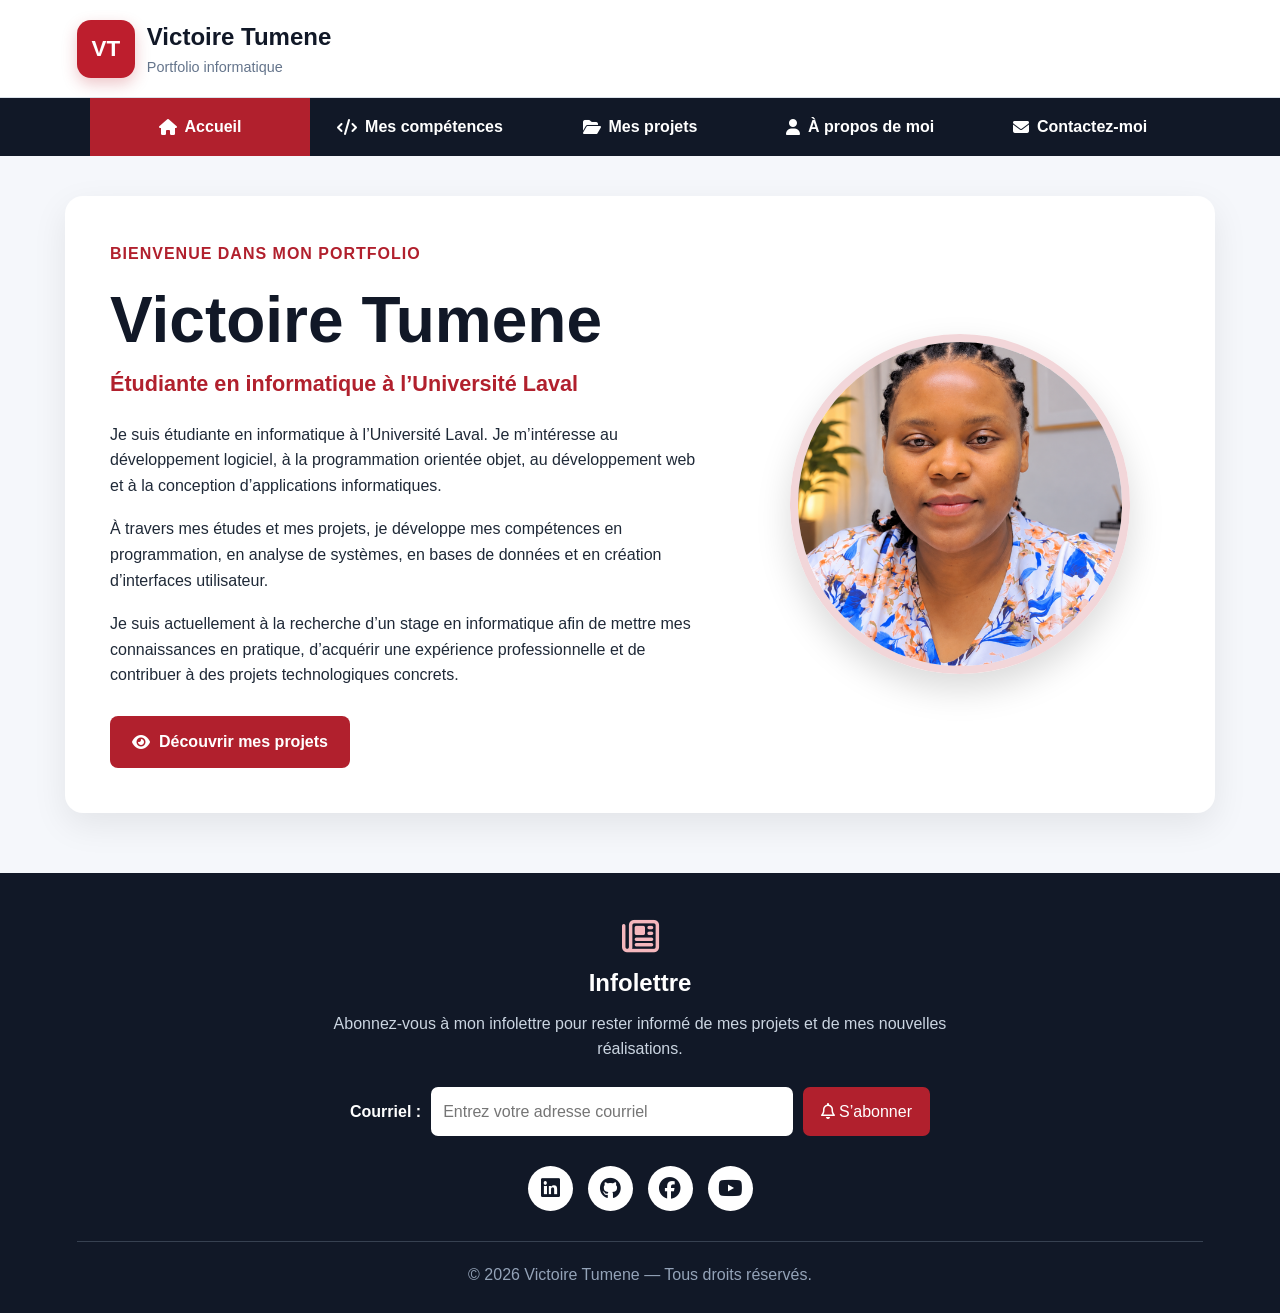
<file: index.html>
<!DOCTYPE html>
<html lang="fr">

<!DOCTYPE html>
<html lang="fr">

<head>
    <meta charset="UTF-8">

    <meta name="viewport" content="width=device-width, initial-scale=1.0">

    <meta name="author" content="Victoire Tumene">

    <meta name="description"
        content="Portfolio personnel de Victoire Tumene, étudiante en informatique à l'Université Laval.">

    <link rel="stylesheet" href="./CSS/indexStyle.css">

    <link rel="stylesheet" href="https://cdnjs.cloudflare.com/ajax/libs/font-awesome/6.5.1/css/all.min.css">

    <meta name="viewport" content="width=device-width, initial-scale=1.0">

    <title>Accueil | Portfolio de Victoire Tumene</title>
</head>

<body>

    <!-- En-tête -->
    <header>
        <div class="logo">
            <a href="index.html">
                <div class="logoSymbole">VT</div>

                <div class="logoTexte">
                    <h1>Victoire Tumene</h1>
                    <p>Portfolio informatique</p>
                </div>
            </a>
        </div>
    </header>

    <!-- Menu de navigation -->
    <nav class="menuNavigation">
        <ul>

            <li>
                <div class="onglets">
                    <a href="index.html" class="active">
                        <i class="fa-solid fa-house"></i>
                        <span>Accueil</span>
                    </a>
                </div>
            </li>

            <li>
                <div class="onglets">
                    <a href="competences.html">
                        <i class="fa-solid fa-code"></i>
                        <span>Mes compétences</span>
                    </a>
                </div>
            </li>

            <li>
                <div class="onglets">
                    <a href="projets.html">
                        <i class="fa-solid fa-folder-open"></i>
                        <span>Mes projets</span>
                    </a>
                </div>
            </li>

            <li>
                <div class="onglets">
                    <a href="about.html">
                        <i class="fa-solid fa-user"></i>
                        <span>À propos de moi</span>
                    </a>
                </div>
            </li>

            <li>
                <div class="onglets">
                    <a href="contact.html">
                        <i class="fa-solid fa-envelope"></i>
                        <span>Contactez-moi</span>
                    </a>
                </div>
            </li>

        </ul>
    </nav>

    <!-- Contenu principal -->
    <main>

        <!-- Présentation -->
        <section class="carteDePresentation">

            <div class="texteDePresentation">

                <p class="petitTitre">
                    Bienvenue dans mon portfolio
                </p>

                <h2>Victoire Tumene</h2>

                <h3>
                    Étudiante en informatique à l’Université Laval
                </h3>

                <p>
                    Je suis étudiante en informatique à l’Université Laval.
                    Je m’intéresse au développement logiciel, à la programmation
                    orientée objet, au développement web et à la conception
                    d’applications informatiques.
                </p>

                <p>
                    À travers mes études et mes projets, je développe mes
                    compétences en programmation, en analyse de systèmes,
                    en bases de données et en création d’interfaces utilisateur.
                </p>

                <p>
                    Je suis actuellement à la recherche d’un stage en informatique
                    afin de mettre mes connaissances en pratique, d’acquérir une
                    expérience professionnelle et de contribuer à des projets
                    technologiques concrets.
                </p>

                <a href="projets.html" class="boutonPrincipal">
                    <i class="fa-solid fa-eye"></i>
                    Découvrir mes projets
                </a>

            </div>

            <div class="imageDePresentation">
                <img src="Images/profile.png" alt="Photo de Victoire Tumene" title="Victoire Tumene">
            </div>

        </section>



    </main>

    <!-- Pied de page -->
    <footer>

        <div class="newsLetter">

            <i class="fa-regular fa-newspaper"></i>

            <h2>Infolettre</h2>

            <p>
                Abonnez-vous à mon infolettre pour rester informé
                de mes projets et de mes nouvelles réalisations.
            </p>

        </div>

        <div class="formulaire">

            <form action="#" method="post">

                <label for="idCourriel">
                    Courriel :
                </label>

                <input type="email" id="idCourriel" name="courriel" placeholder="Entrez votre adresse courriel"
                    required>

                <button type="submit">
                    <i class="fa-regular fa-bell"></i>
                    <span>S’abonner</span>
                </button>

            </form>

        </div>

        <div class="reseauxSociaux">

            <a href="https://www.linkedin.com/in/victoire-tumene-tsakou-9b5057321" target="_blank"
                rel="noopener noreferrer" aria-label="LinkedIn de Victoire Tumene">
                <i class="fa-brands fa-linkedin"></i>
            </a>

            <a href="https://github.com/" target="_blank" rel="noopener noreferrer" aria-label="GitHub">
                <i class="fa-brands fa-github"></i>
            </a>

            <a href="https://www.facebook.com/" target="_blank" rel="noopener noreferrer" aria-label="Facebook">
                <i class="fa-brands fa-facebook"></i>
            </a>

            <a href="https://www.youtube.com/" target="_blank" rel="noopener noreferrer" aria-label="YouTube">
                <i class="fa-brands fa-youtube"></i>
            </a>

        </div>

        <p class="copyright">
            &copy; 2026 Victoire Tumene — Tous droits réservés.
        </p>

    </footer>

</body>

</html>
</file>
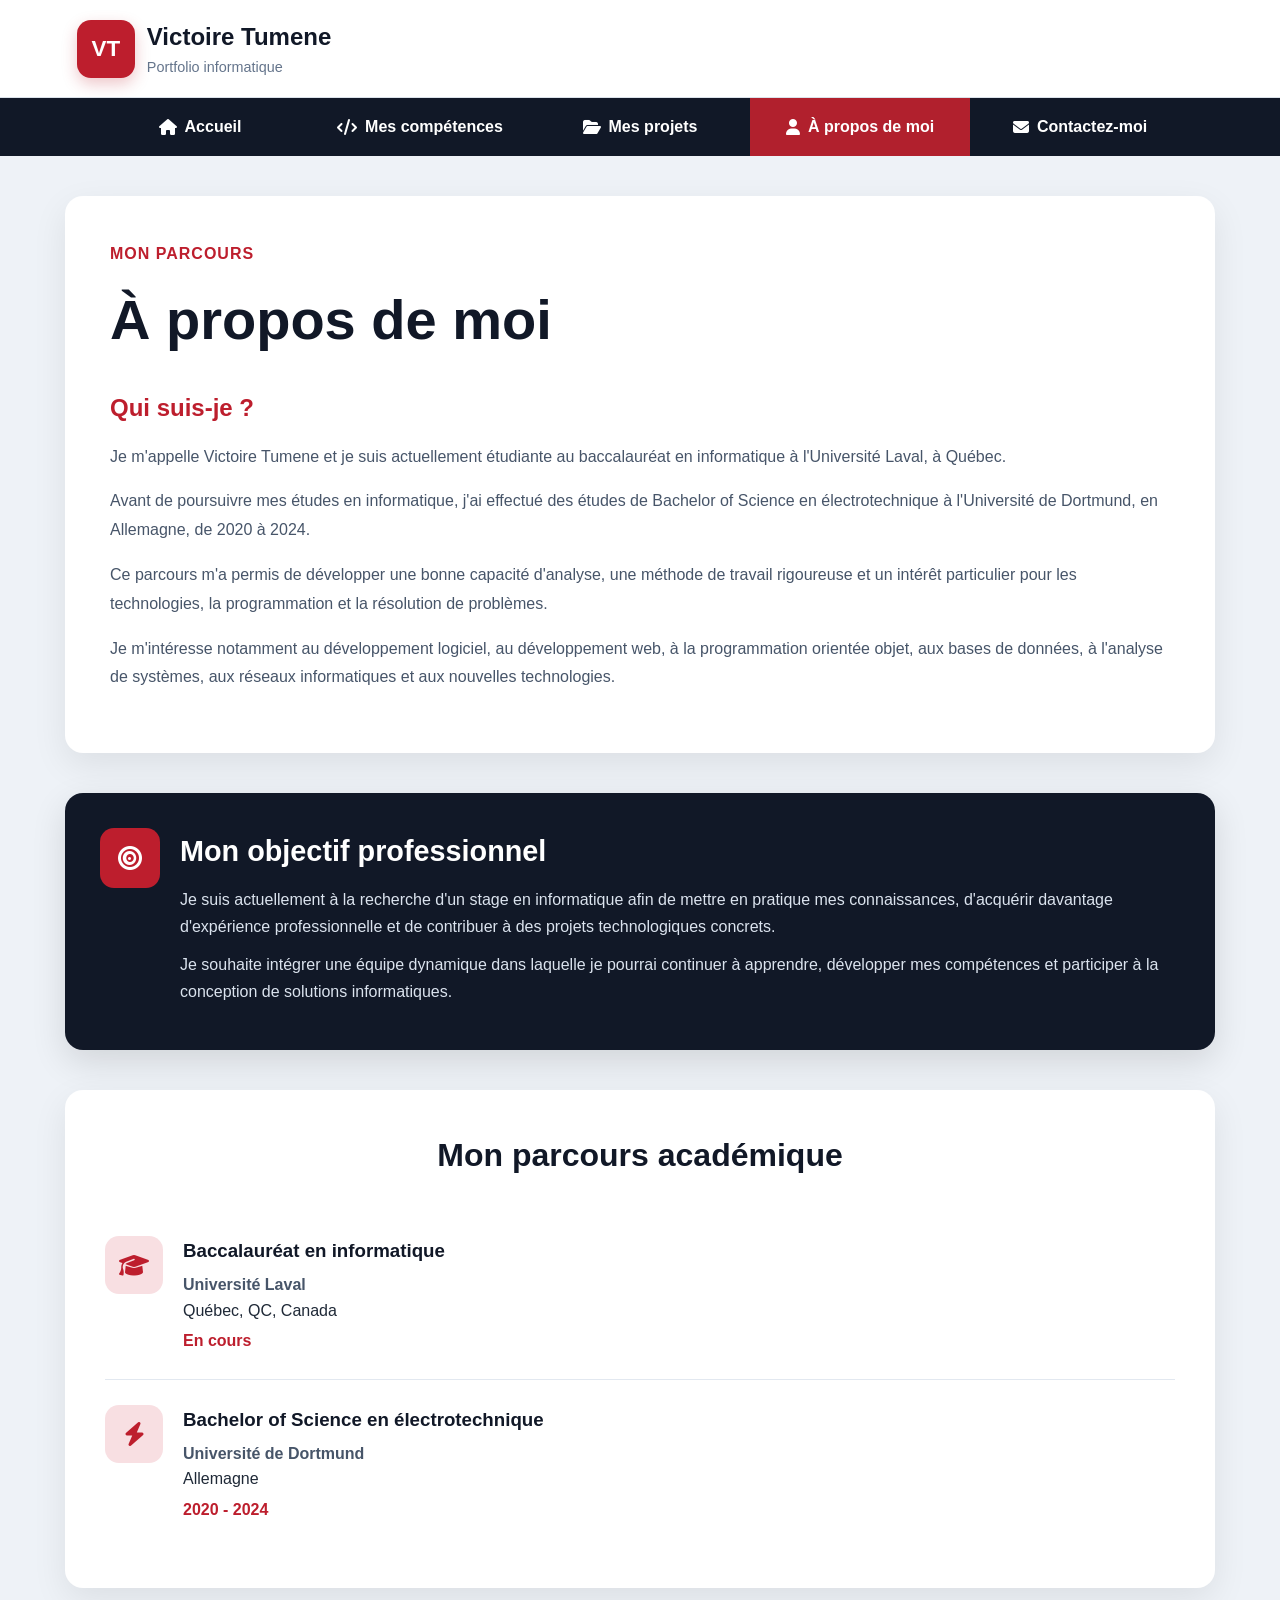
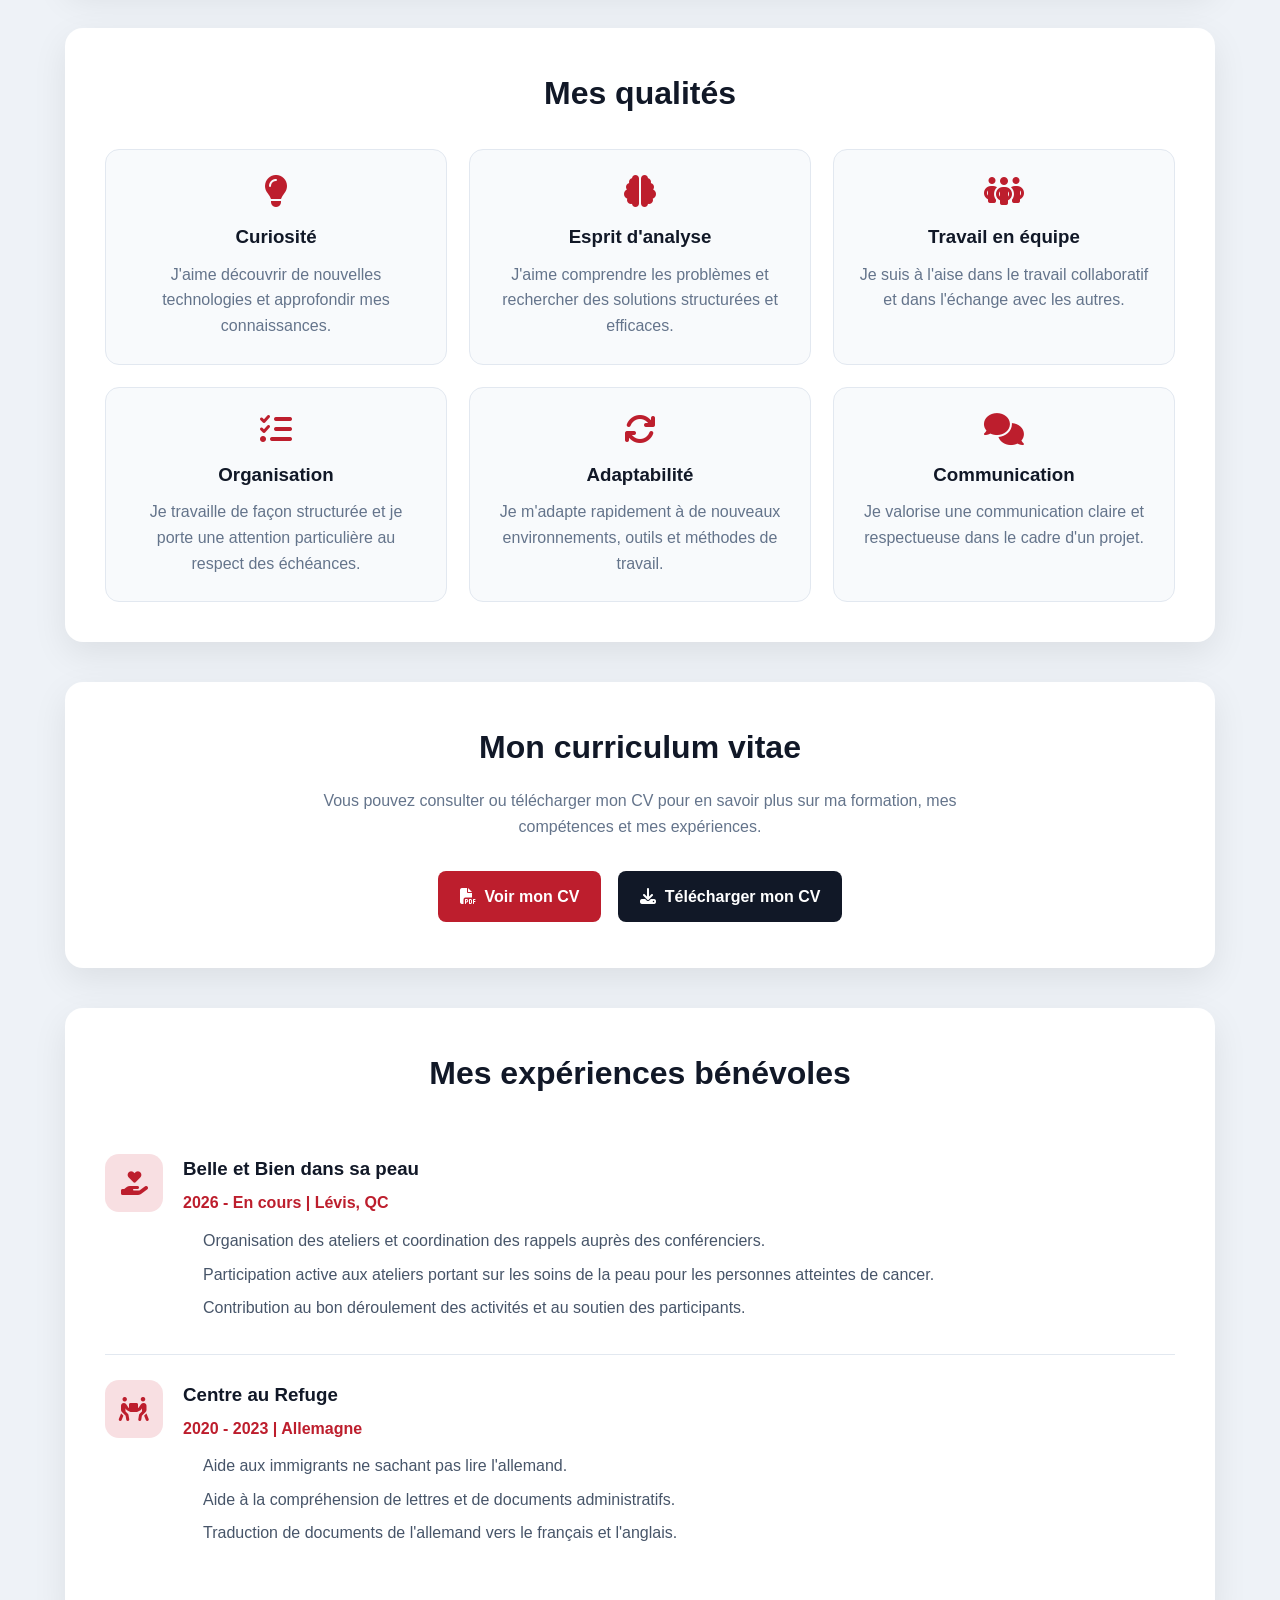
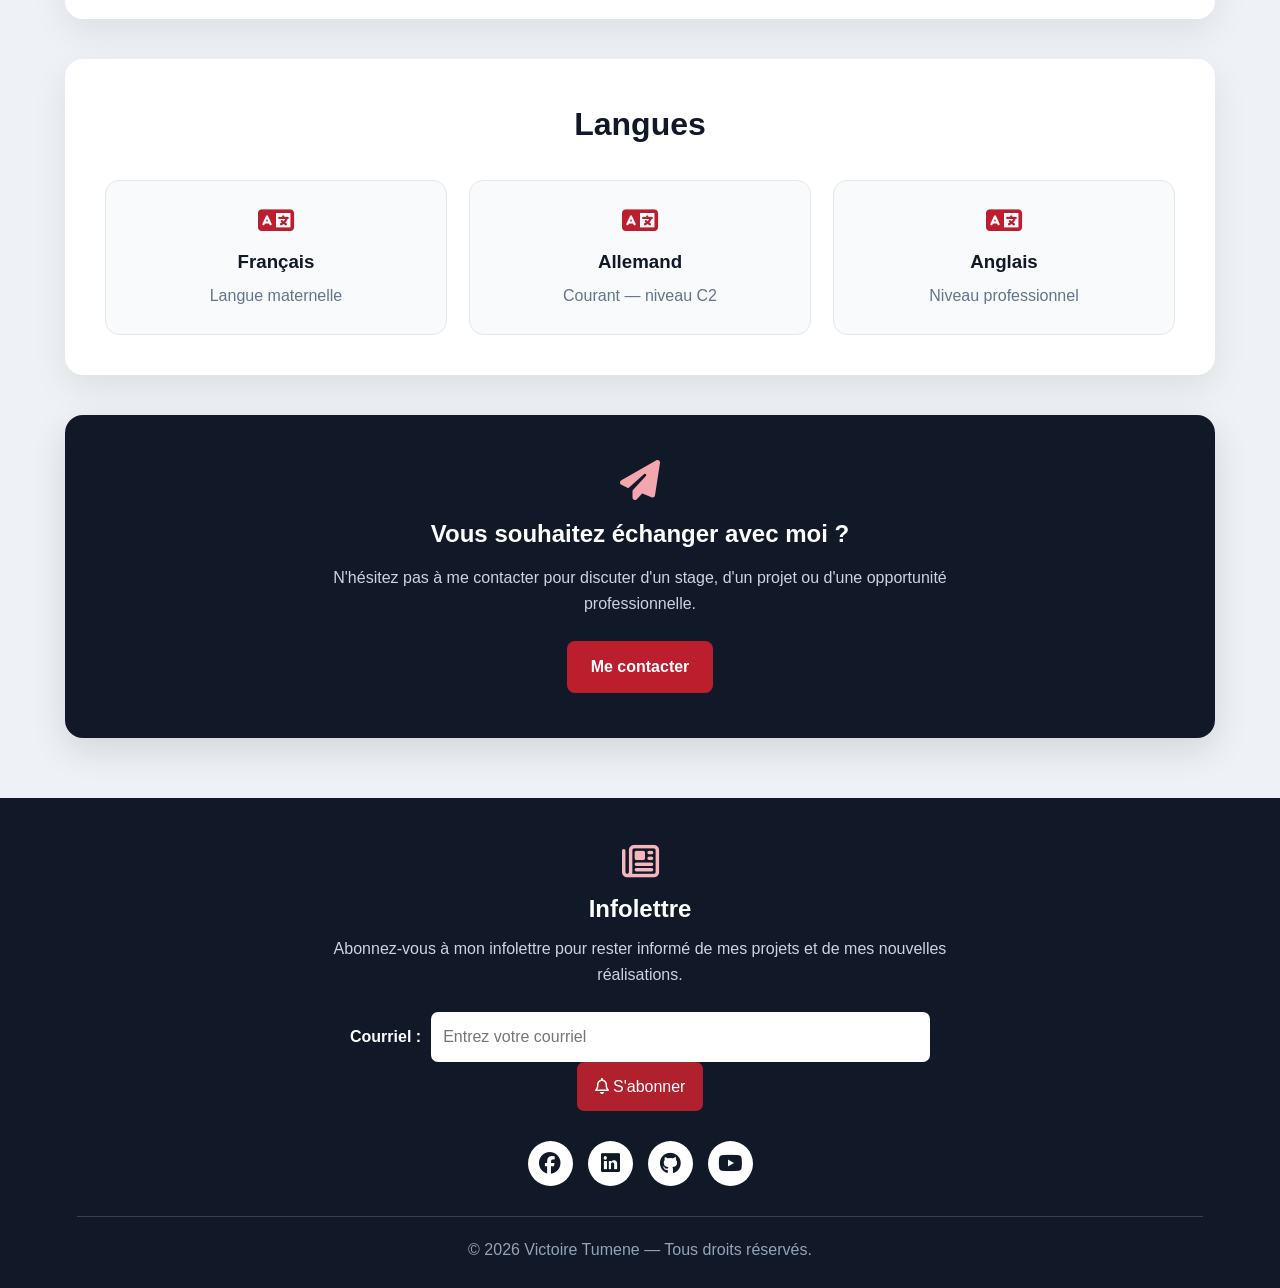
<file: a-propos.html>
<!DOCTYPE html>
<html lang="fr">

<head>
    <meta charset="UTF-8">

    <meta name="viewport" content="width=device-width, initial-scale=1.0">

    <meta name="author" content="Victoire Tumene">

    <meta name="viewport" content="width=device-width, initial-scale=1.0">

    <meta name="description" content="À propos de Victoire Tumene, étudiante en informatique à l'Université Laval.">

    <!-- CSS -->
    <link rel="stylesheet" href="CSS/indexStyle.css">
    <link rel="stylesheet" href="CSS/a-proposStyle.css">

    <!-- Font Awesome -->
    <link rel="stylesheet" href="https://cdnjs.cloudflare.com/ajax/libs/font-awesome/6.5.1/css/all.min.css">

    <title>À propos de moi | Victoire Tumene</title>
</head>


<body>

    <!-- =========================
         EN-TÊTE
    ========================== -->

    <header>

        <div class="logo">

            <a href="index.html">

                <div class="logoSymbole">
                    VT
                </div>

                <div class="logoTexte">
                    <h1>Victoire Tumene</h1>
                    <p>Portfolio informatique</p>
                </div>

            </a>

        </div>

    </header>


    <!-- =========================
         NAVIGATION
    ========================== -->

    <nav class="menuNavigation">

        <ul>

            <li>
                <div class="onglets">

                    <a href="index.html">
                        <i class="fa-solid fa-house"></i>
                        <span>Accueil</span>
                    </a>

                </div>
            </li>


            <li>
                <div class="onglets">

                    <a href="competences.html">
                        <i class="fa-solid fa-code"></i>
                        <span>Mes compétences</span>
                    </a>

                </div>
            </li>


            <li>
                <div class="onglets">

                    <a href="projets.html">
                        <i class="fa-solid fa-folder-open"></i>
                        <span>Mes projets</span>
                    </a>

                </div>
            </li>


            <li>
                <div class="onglets">

                    <a href="a-propos.html" class="active">
                        <i class="fa-solid fa-user"></i>
                        <span>À propos de moi</span>
                    </a>

                </div>
            </li>


            <li>
                <div class="onglets">

                    <a href="contacts.html">
                        <i class="fa-solid fa-envelope"></i>
                        <span>Contactez-moi</span>
                    </a>

                </div>
            </li>

        </ul>

    </nav>


    <!-- =========================
         CONTENU PRINCIPAL
    ========================== -->

    <main>


        <!-- =========================
             INTRODUCTION
        ========================== -->

        <section class="aProposMoi">

            <p class="petitTitre">
                Mon parcours
            </p>

            <h2>
                À propos de moi
            </h2>

            <div class="contenuAPropos">

                <div class="texteAPropos">

                    <h3>
                        Qui suis-je ?
                    </h3>

                    <p>
                        Je m'appelle Victoire Tumene et je suis actuellement
                        étudiante au baccalauréat en informatique à
                        l'Université Laval, à Québec.
                    </p>

                    <p>
                        Avant de poursuivre mes études en informatique,
                        j'ai effectué des études de Bachelor of Science
                        en électrotechnique à l'Université de Dortmund,
                        en Allemagne, de 2020 à 2024.
                    </p>

                    <p>
                        Ce parcours m'a permis de développer une bonne
                        capacité d'analyse, une méthode de travail rigoureuse
                        et un intérêt particulier pour les technologies,
                        la programmation et la résolution de problèmes.
                    </p>

                    <p>
                        Je m'intéresse notamment au développement logiciel,
                        au développement web, à la programmation orientée objet,
                        aux bases de données, à l'analyse de systèmes,
                        aux réseaux informatiques et aux nouvelles technologies.
                    </p>

                </div>

            </div>

        </section>


        <!-- =========================
             OBJECTIF PROFESSIONNEL
        ========================== -->

        <section class="objectifProfessionnel">

            <div class="iconeSection">
                <i class="fa-solid fa-bullseye"></i>
            </div>

            <div>

                <h2>
                    Mon objectif professionnel
                </h2>

                <p>
                    Je suis actuellement à la recherche d'un stage
                    en informatique afin de mettre en pratique mes connaissances,
                    d'acquérir davantage d'expérience professionnelle
                    et de contribuer à des projets technologiques concrets.
                </p>

                <p>
                    Je souhaite intégrer une équipe dynamique dans laquelle
                    je pourrai continuer à apprendre, développer mes compétences
                    et participer à la conception de solutions informatiques.
                </p>

            </div>

        </section>


        <!-- =========================
             FORMATION
        ========================== -->

        <section class="formation">

            <h2>
                Mon parcours académique
            </h2>


            <!-- Formation 1 -->

            <div class="carteFormation">

                <div class="iconeFormation">
                    <i class="fa-solid fa-graduation-cap"></i>
                </div>

                <div>

                    <h3>
                        Baccalauréat en informatique
                    </h3>

                    <p class="etablissement">
                        Université Laval
                    </p>

                    <p>
                        Québec, QC, Canada
                    </p>

                    <p class="periode">
                        En cours
                    </p>

                </div>

            </div>


            <!-- Formation 2 -->

            <div class="carteFormation">

                <div class="iconeFormation">
                    <i class="fa-solid fa-bolt"></i>
                </div>

                <div>

                    <h3>
                        Bachelor of Science en électrotechnique
                    </h3>

                    <p class="etablissement">
                        Université de Dortmund
                    </p>

                    <p>
                        Allemagne
                    </p>

                    <p class="periode">
                        2020 - 2024
                    </p>

                </div>

            </div>

        </section>


        <!-- =========================
             QUALITÉS
        ========================== -->

        <section class="qualites">

            <h2>
                Mes qualités
            </h2>

            <div class="grilleQualites">


                <div class="carteQualite">

                    <i class="fa-solid fa-lightbulb"></i>

                    <h3>
                        Curiosité
                    </h3>

                    <p>
                        J'aime découvrir de nouvelles technologies
                        et approfondir mes connaissances.
                    </p>

                </div>


                <div class="carteQualite">

                    <i class="fa-solid fa-brain"></i>

                    <h3>
                        Esprit d'analyse
                    </h3>

                    <p>
                        J'aime comprendre les problèmes et rechercher
                        des solutions structurées et efficaces.
                    </p>

                </div>


                <div class="carteQualite">

                    <i class="fa-solid fa-people-group"></i>

                    <h3>
                        Travail en équipe
                    </h3>

                    <p>
                        Je suis à l'aise dans le travail collaboratif
                        et dans l'échange avec les autres.
                    </p>

                </div>


                <div class="carteQualite">

                    <i class="fa-solid fa-list-check"></i>

                    <h3>
                        Organisation
                    </h3>

                    <p>
                        Je travaille de façon structurée et je porte
                        une attention particulière au respect des échéances.
                    </p>

                </div>


                <div class="carteQualite">

                    <i class="fa-solid fa-arrows-rotate"></i>

                    <h3>
                        Adaptabilité
                    </h3>

                    <p>
                        Je m'adapte rapidement à de nouveaux environnements,
                        outils et méthodes de travail.
                    </p>

                </div>


                <div class="carteQualite">

                    <i class="fa-solid fa-comments"></i>

                    <h3>
                        Communication
                    </h3>

                    <p>
                        Je valorise une communication claire et respectueuse
                        dans le cadre d'un projet.
                    </p>

                </div>

            </div>

        </section>

        <!--cv-->
        <section class="sectionCV">

            <h2>Mon curriculum vitae</h2>

            <p>
                Vous pouvez consulter ou télécharger mon CV pour en savoir plus
                sur ma formation, mes compétences et mes expériences.
            </p>

            <a href="Document/CV-VICTOIRE.pdf" target="_blank" class="boutonCV">
                <i class="fa-solid fa-file-pdf"></i>
                Voir mon CV
            </a>

            <a href="Document/CV-VICTOIRE.pdf" download class="boutonCV boutonTelecharger">
                <i class="fa-solid fa-download"></i>
                Télécharger mon CV
            </a>

        </section>

        <!-- =========================
             BÉNÉVOLAT
        ========================== -->

        <section class="benevolat">

            <h2>
                Mes expériences bénévoles
            </h2>


            <!-- Bénévolat 1 -->

            <div class="carteBenevolat">

                <div class="iconeBenevolat">

                    <i class="fa-solid fa-hand-holding-heart"></i>

                </div>

                <div>

                    <h3>
                        Belle et Bien dans sa peau
                    </h3>

                    <p class="periode">
                        2026 - En cours | Lévis, QC
                    </p>

                    <ul>

                        <li>
                            Organisation des ateliers et coordination
                            des rappels auprès des conférenciers.
                        </li>

                        <li>
                            Participation active aux ateliers portant
                            sur les soins de la peau pour les personnes
                            atteintes de cancer.
                        </li>

                        <li>
                            Contribution au bon déroulement des activités
                            et au soutien des participants.
                        </li>

                    </ul>

                </div>

            </div>


            <!-- Bénévolat 2 -->

            <div class="carteBenevolat">

                <div class="iconeBenevolat">

                    <i class="fa-solid fa-people-carry-box"></i>

                </div>

                <div>

                    <h3>
                        Centre au Refuge
                    </h3>

                    <p class="periode">
                        2020 - 2023 | Allemagne
                    </p>

                    <ul>

                        <li>
                            Aide aux immigrants ne sachant pas lire
                            l'allemand.
                        </li>

                        <li>
                            Aide à la compréhension de lettres
                            et de documents administratifs.
                        </li>

                        <li>
                            Traduction de documents de l'allemand
                            vers le français et l'anglais.
                        </li>

                    </ul>

                </div>

            </div>

        </section>


        <!-- =========================
             LANGUES
        ========================== -->

        <section class="languesAPropos">

            <h2>
                Langues
            </h2>

            <div class="grilleLangues">


                <div class="carteLangue">

                    <i class="fa-solid fa-language"></i>

                    <h3>
                        Français
                    </h3>

                    <p>
                        Langue maternelle
                    </p>

                </div>


                <div class="carteLangue">

                    <i class="fa-solid fa-language"></i>

                    <h3>
                        Allemand
                    </h3>

                    <p>
                        Courant — niveau C2
                    </p>

                </div>


                <div class="carteLangue">

                    <i class="fa-solid fa-language"></i>

                    <h3>
                        Anglais
                    </h3>

                    <p>
                        Niveau professionnel
                    </p>

                </div>

            </div>

        </section>


        <!-- =========================
             LIEN CONTACT
        ========================== -->

        <section class="appelContact">

            <i class="fa-solid fa-paper-plane"></i>

            <h2>
                Vous souhaitez échanger avec moi ?
            </h2>

            <p>
                N'hésitez pas à me contacter pour discuter
                d'un stage, d'un projet ou d'une opportunité professionnelle.
            </p>

            <a href="contacts.html" class="boutonContact">
                Me contacter
            </a>

        </section>

    </main>


    <!-- =========================
         PIED DE PAGE
    ========================== -->

    <footer>

        <div class="newsLetter">

            <i class="fa-regular fa-newspaper"></i>

            <h2>
                Infolettre
            </h2>

            <p>
                Abonnez-vous à mon infolettre pour rester informé
                de mes projets et de mes nouvelles réalisations.
            </p>

        </div>


        <div class="formulaire">

            <form>

                <label for="id_Courriel">
                    Courriel :
                </label>

                <input type="email" id="id_Courriel" name="courriel" placeholder="Entrez votre courriel" required>

            </form>

            <button type="button">

                <i class="fa-regular fa-bell"></i>

                <span>
                    S'abonner
                </span>

            </button>

        </div>


        <div class="reseauxSociaux">

            <a href="https://www.facebook.com/" target="_blank" aria-label="Facebook">
                <i class="fa-brands fa-facebook"></i>
            </a>


            <a href="https://www.linkedin.com/in/victoire-tumene-tsakou-9b5057321" target="_blank"
                rel="noopener noreferrer" aria-label="LinkedIn de Victoire Tumene">
                <i class="fa-brands fa-linkedin"></i>
            </a>


            <a href="https://github.com/" target="_blank" aria-label="GitHub">
                <i class="fa-brands fa-github"></i>
            </a>


            <a href="https://www.youtube.com/" target="_blank" aria-label="YouTube">
                <i class="fa-brands fa-youtube"></i>
            </a>

        </div>


        <p class="copyright">
            &copy; 2026 Victoire Tumene — Tous droits réservés.
        </p>

    </footer>

</body>

</html>
</file>
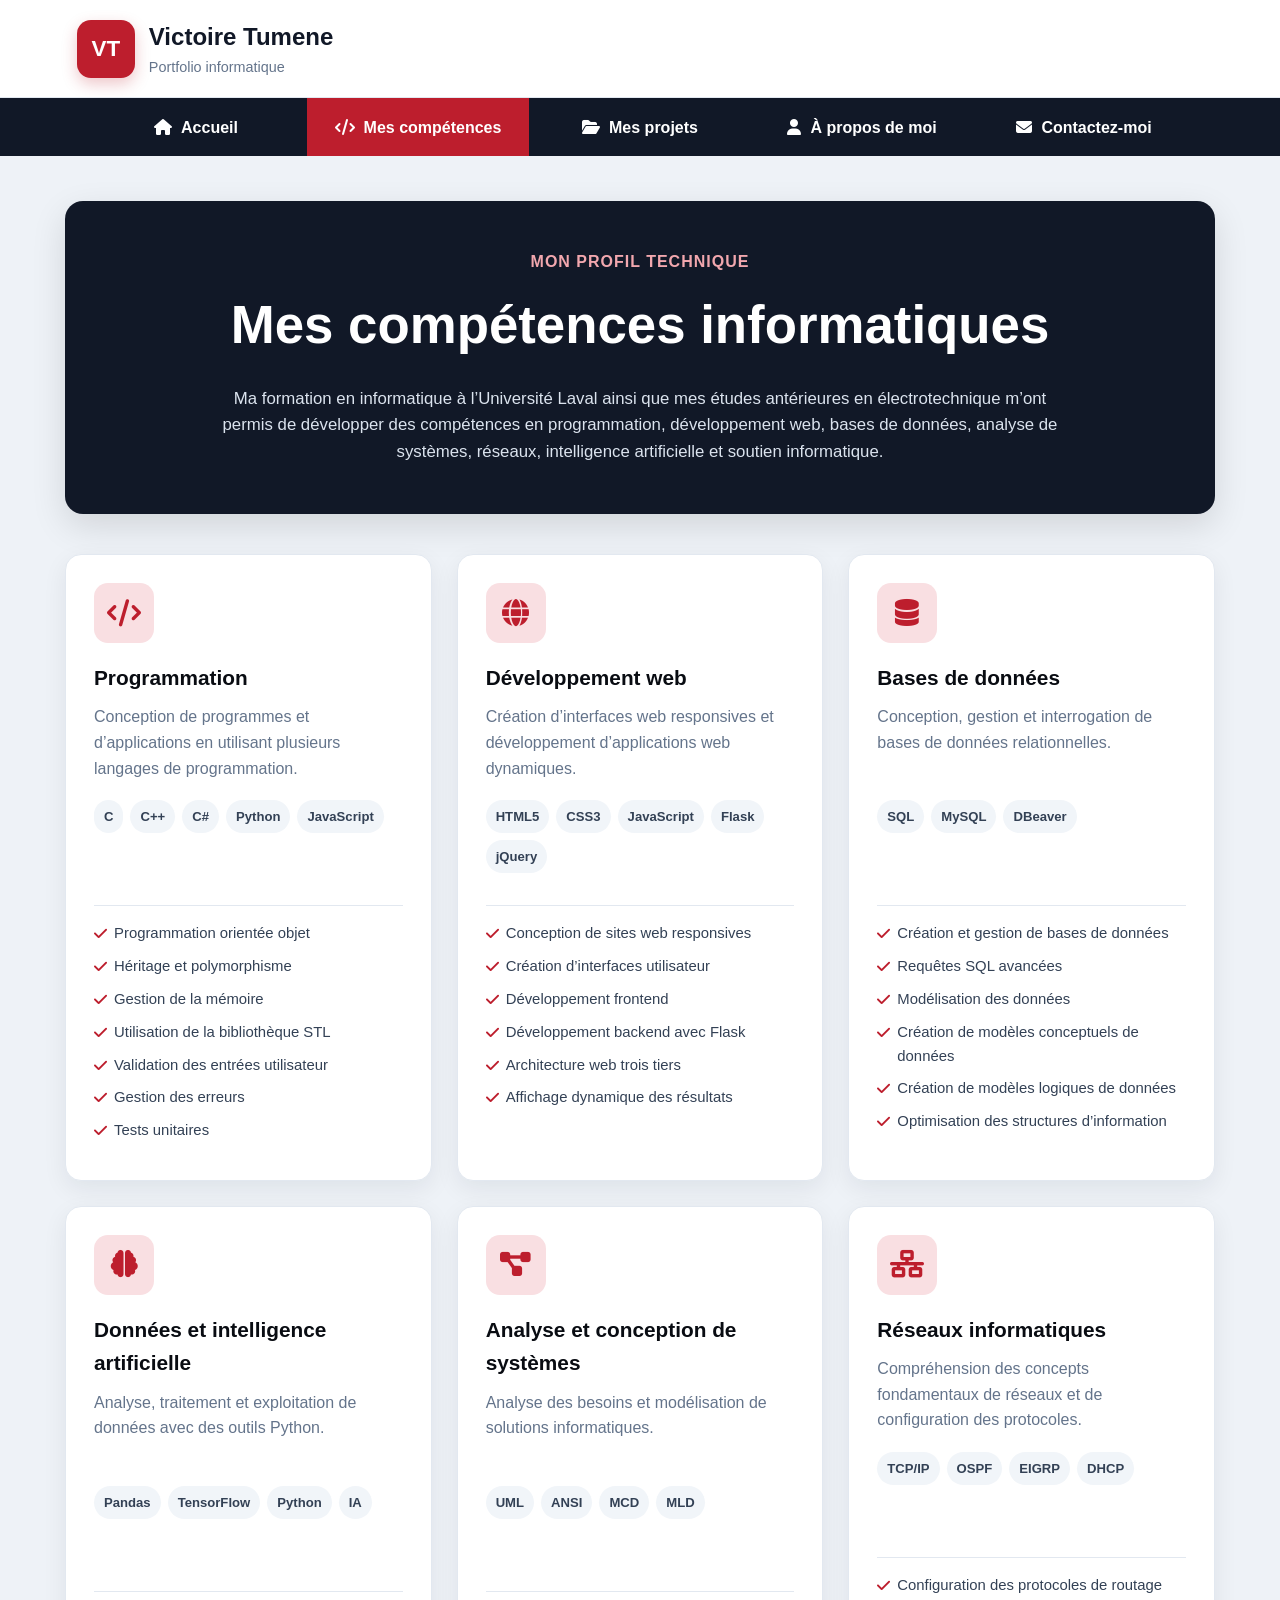
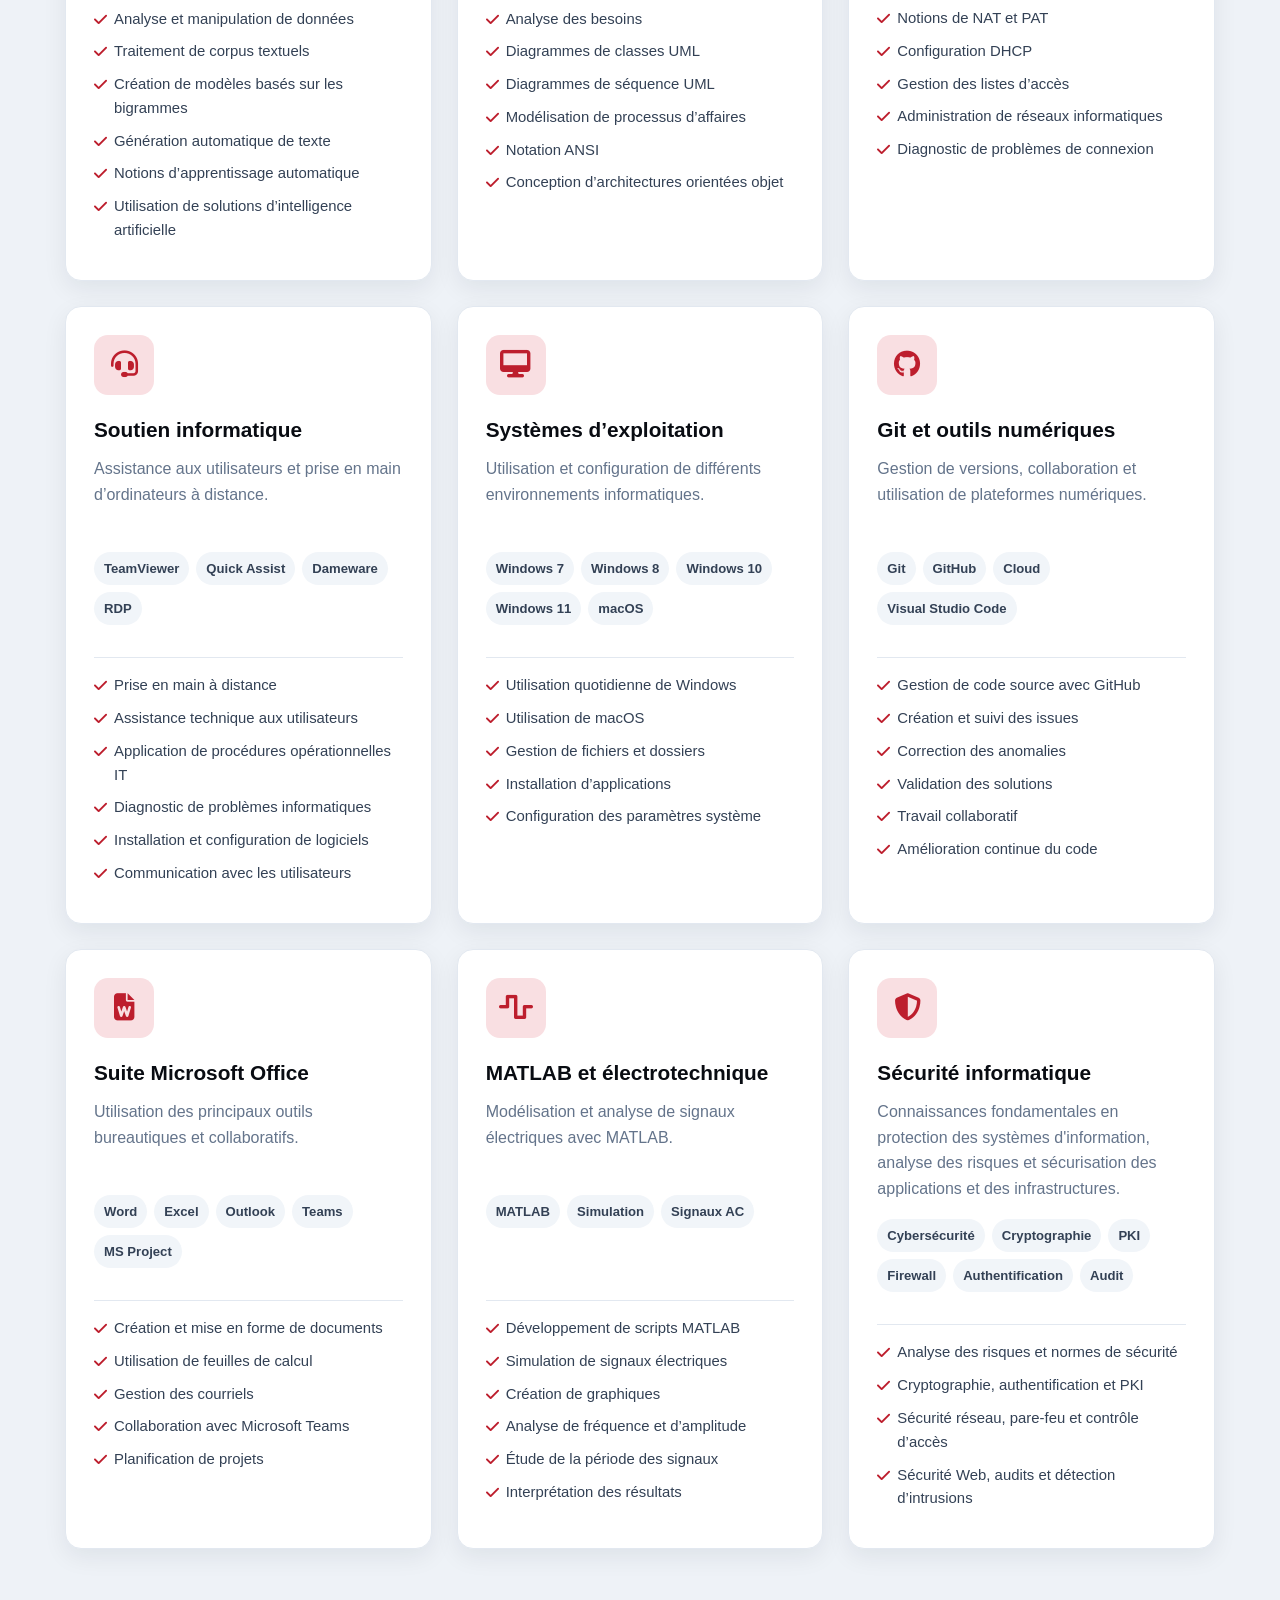
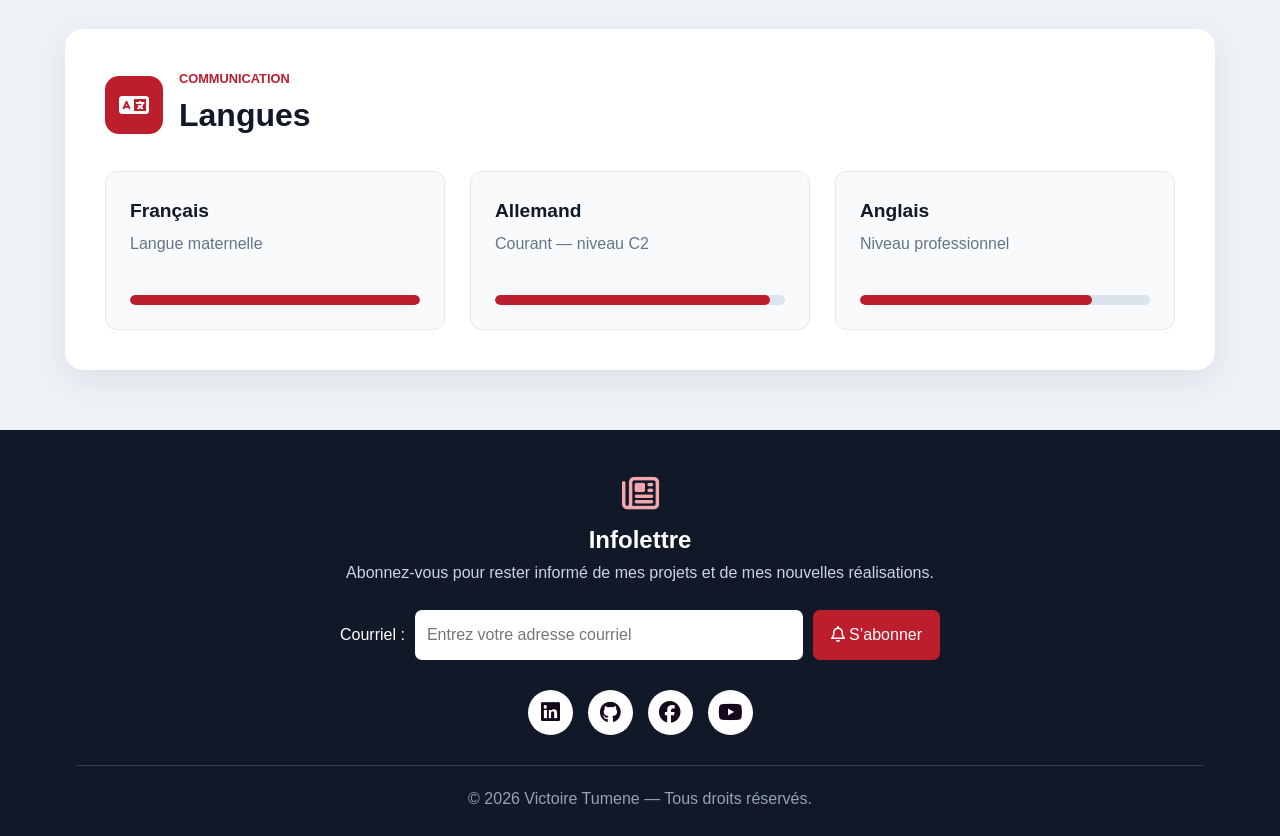
<file: competences.html>
<!DOCTYPE html>
<html lang="fr">

<head>
    <meta charset="UTF-8">

    <meta name="viewport" content="width=device-width, initial-scale=1.0">

    <meta name="author" content="Victoire Tumene">

    <meta name="viewport" content="width=device-width, initial-scale=1.0">

    <meta name="description"
        content="Compétences informatiques de Victoire Tumene, étudiante en informatique à l'Université Laval.">

    <link rel="stylesheet" href="CSS/competencesStyle.css">

    <link rel="stylesheet" href="https://cdnjs.cloudflare.com/ajax/libs/font-awesome/6.5.1/css/all.min.css">

    <title>Mes compétences | Victoire Tumene</title>
</head>

<body>

    <!-- En-tête -->
    <header>
        <div class="logo">
            <a href="index.html">

                <div class="logoSymbole">
                    VT
                </div>

                <div class="logoTexte">
                    <h1>Victoire Tumene</h1>
                    <p>Portfolio informatique</p>
                </div>

            </a>
        </div>
    </header>

    <!-- Navigation -->
    <nav class="menuNavigation">
        <ul>

            <li>
                <a href="index.html">
                    <i class="fa-solid fa-house"></i>
                    <span>Accueil</span>
                </a>
            </li>

            <li>
                <a href="competences.html" class="active">
                    <i class="fa-solid fa-code"></i>
                    <span>Mes compétences</span>
                </a>
            </li>

            <li>
                <a href="projets.html">
                    <i class="fa-solid fa-folder-open"></i>
                    <span>Mes projets</span>
                </a>
            </li>

            <li>
                <a href="a-propos.html">
                    <i class="fa-solid fa-user"></i>
                    <span>À propos de moi</span>
                </a>
            </li>

            <li>
                <a href="contacts.html">
                    <i class="fa-solid fa-envelope"></i>
                    <span>Contactez-moi</span>
                </a>
            </li>

        </ul>
    </nav>

    <main>

        <!-- Introduction -->
        <section class="introductionCompetences">

            <p class="sousTitre">
                Mon profil technique
            </p>

            <h2>Mes compétences informatiques</h2>

            <p>
                Ma formation en informatique à l’Université Laval ainsi que
                mes études antérieures en électrotechnique m’ont permis de
                développer des compétences en programmation, développement
                web, bases de données, analyse de systèmes, réseaux,
                intelligence artificielle et soutien informatique.
            </p>

        </section>

        <!-- Grille des compétences -->
        <section class="grilleCompetences">

            <!-- Programmation -->
            <article class="carteCompetence">

                <div class="iconeCompetence">
                    <i class="fa-solid fa-code"></i>
                </div>

                <h3>Programmation</h3>

                <p>
                    Conception de programmes et d’applications en utilisant
                    plusieurs langages de programmation.
                </p>

                <div class="listeTechnologies">
                    <span>C</span>
                    <span>C++</span>
                    <span>C#</span>
                    <span>Python</span>
                    <span>JavaScript</span>
                </div>

                <ul>
                    <li>Programmation orientée objet</li>
                    <li>Héritage et polymorphisme</li>
                    <li>Gestion de la mémoire</li>
                    <li>Utilisation de la bibliothèque STL</li>
                    <li>Validation des entrées utilisateur</li>
                    <li>Gestion des erreurs</li>
                    <li>Tests unitaires</li>
                </ul>

            </article>

            <!-- Développement web -->
            <article class="carteCompetence">

                <div class="iconeCompetence">
                    <i class="fa-solid fa-globe"></i>
                </div>

                <h3>Développement web</h3>

                <p>
                    Création d’interfaces web responsives et développement
                    d’applications web dynamiques.
                </p>

                <div class="listeTechnologies">
                    <span>HTML5</span>
                    <span>CSS3</span>
                    <span>JavaScript</span>
                    <span>Flask</span>
                    <span>jQuery</span>
                </div>

                <ul>
                    <li>Conception de sites web responsives</li>
                    <li>Création d’interfaces utilisateur</li>
                    <li>Développement frontend</li>
                    <li>Développement backend avec Flask</li>
                    <li>Architecture web trois tiers</li>
                    <li>Affichage dynamique des résultats</li>
                </ul>

            </article>

            <!-- Bases de données -->
            <article class="carteCompetence">

                <div class="iconeCompetence">
                    <i class="fa-solid fa-database"></i>
                </div>

                <h3>Bases de données</h3>

                <p>
                    Conception, gestion et interrogation de bases de données
                    relationnelles.
                </p>

                <div class="listeTechnologies">
                    <span>SQL</span>
                    <span>MySQL</span>
                    <span>DBeaver</span>
                </div>

                <ul>
                    <li>Création et gestion de bases de données</li>
                    <li>Requêtes SQL avancées</li>
                    <li>Modélisation des données</li>
                    <li>Création de modèles conceptuels de données</li>
                    <li>Création de modèles logiques de données</li>
                    <li>Optimisation des structures d’information</li>
                </ul>

            </article>

            <!-- Données et intelligence artificielle -->
            <article class="carteCompetence">

                <div class="iconeCompetence">
                    <i class="fa-solid fa-brain"></i>
                </div>

                <h3>Données et intelligence artificielle</h3>

                <p>
                    Analyse, traitement et exploitation de données avec
                    des outils Python.
                </p>

                <div class="listeTechnologies">
                    <span>Pandas</span>
                    <span>TensorFlow</span>
                    <span>Python</span>
                    <span>IA</span>
                </div>

                <ul>
                    <li>Analyse et manipulation de données</li>
                    <li>Traitement de corpus textuels</li>
                    <li>Création de modèles basés sur les bigrammes</li>
                    <li>Génération automatique de texte</li>
                    <li>Notions d’apprentissage automatique</li>
                    <li>Utilisation de solutions d’intelligence artificielle</li>
                </ul>

            </article>

            <!-- Analyse et conception -->
            <article class="carteCompetence">

                <div class="iconeCompetence">
                    <i class="fa-solid fa-diagram-project"></i>
                </div>

                <h3>Analyse et conception de systèmes</h3>

                <p>
                    Analyse des besoins et modélisation de solutions
                    informatiques.
                </p>

                <div class="listeTechnologies">
                    <span>UML</span>
                    <span>ANSI</span>
                    <span>MCD</span>
                    <span>MLD</span>
                </div>

                <ul>
                    <li>Analyse des besoins</li>
                    <li>Diagrammes de classes UML</li>
                    <li>Diagrammes de séquence UML</li>
                    <li>Modélisation de processus d’affaires</li>
                    <li>Notation ANSI</li>
                    <li>Conception d’architectures orientées objet</li>
                </ul>

            </article>

            <!-- Réseaux -->
            <article class="carteCompetence">

                <div class="iconeCompetence">
                    <i class="fa-solid fa-network-wired"></i>
                </div>

                <h3>Réseaux informatiques</h3>

                <p>
                    Compréhension des concepts fondamentaux de réseaux
                    et de configuration des protocoles.
                </p>

                <div class="listeTechnologies">
                    <span>TCP/IP</span>
                    <span>OSPF</span>
                    <span>EIGRP</span>
                    <span>DHCP</span>
                </div>

                <ul>
                    <li>Configuration des protocoles de routage</li>
                    <li>Notions de NAT et PAT</li>
                    <li>Configuration DHCP</li>
                    <li>Gestion des listes d’accès</li>
                    <li>Administration de réseaux informatiques</li>
                    <li>Diagnostic de problèmes de connexion</li>
                </ul>

            </article>

            <!-- Soutien informatique -->
            <article class="carteCompetence">

                <div class="iconeCompetence">
                    <i class="fa-solid fa-headset"></i>
                </div>

                <h3>Soutien informatique</h3>

                <p>
                    Assistance aux utilisateurs et prise en main
                    d’ordinateurs à distance.
                </p>

                <div class="listeTechnologies">
                    <span>TeamViewer</span>
                    <span>Quick Assist</span>
                    <span>Dameware</span>
                    <span>RDP</span>
                </div>

                <ul>
                    <li>Prise en main à distance</li>
                    <li>Assistance technique aux utilisateurs</li>
                    <li>Application de procédures opérationnelles IT</li>
                    <li>Diagnostic de problèmes informatiques</li>
                    <li>Installation et configuration de logiciels</li>
                    <li>Communication avec les utilisateurs</li>
                </ul>

            </article>

            <!-- Systèmes -->
            <article class="carteCompetence">

                <div class="iconeCompetence">
                    <i class="fa-solid fa-desktop"></i>
                </div>

                <h3>Systèmes d’exploitation</h3>

                <p>
                    Utilisation et configuration de différents environnements
                    informatiques.
                </p>

                <div class="listeTechnologies">
                    <span>Windows 7</span>
                    <span>Windows 8</span>
                    <span>Windows 10</span>
                    <span>Windows 11</span>
                    <span>macOS</span>
                </div>

                <ul>
                    <li>Utilisation quotidienne de Windows</li>
                    <li>Utilisation de macOS</li>
                    <li>Gestion de fichiers et dossiers</li>
                    <li>Installation d’applications</li>
                    <li>Configuration des paramètres système</li>
                </ul>

            </article>

            <!-- Git et outils numériques -->
            <article class="carteCompetence">

                <div class="iconeCompetence">
                    <i class="fa-brands fa-github"></i>
                </div>

                <h3>Git et outils numériques</h3>

                <p>
                    Gestion de versions, collaboration et utilisation
                    de plateformes numériques.
                </p>

                <div class="listeTechnologies">
                    <span>Git</span>
                    <span>GitHub</span>
                    <span>Cloud</span>
                    <span>Visual Studio Code</span>
                </div>

                <ul>
                    <li>Gestion de code source avec GitHub</li>
                    <li>Création et suivi des issues</li>
                    <li>Correction des anomalies</li>
                    <li>Validation des solutions</li>
                    <li>Travail collaboratif</li>
                    <li>Amélioration continue du code</li>
                </ul>

            </article>

            <!-- Microsoft Office -->
            <article class="carteCompetence">

                <div class="iconeCompetence">
                    <i class="fa-solid fa-file-word"></i>
                </div>

                <h3>Suite Microsoft Office</h3>

                <p>
                    Utilisation des principaux outils bureautiques
                    et collaboratifs.
                </p>

                <div class="listeTechnologies">
                    <span>Word</span>
                    <span>Excel</span>
                    <span>Outlook</span>
                    <span>Teams</span>
                    <span>MS Project</span>
                </div>

                <ul>
                    <li>Création et mise en forme de documents</li>
                    <li>Utilisation de feuilles de calcul</li>
                    <li>Gestion des courriels</li>
                    <li>Collaboration avec Microsoft Teams</li>
                    <li>Planification de projets</li>
                </ul>

            </article>

            <!-- MATLAB et électrotechnique -->
            <article class="carteCompetence">

                <div class="iconeCompetence">
                    <i class="fa-solid fa-wave-square"></i>
                </div>

                <h3>MATLAB et électrotechnique</h3>

                <p>
                    Modélisation et analyse de signaux électriques
                    avec MATLAB.
                </p>

                <div class="listeTechnologies">
                    <span>MATLAB</span>
                    <span>Simulation</span>
                    <span>Signaux AC</span>
                </div>

                <ul>
                    <li>Développement de scripts MATLAB</li>
                    <li>Simulation de signaux électriques</li>
                    <li>Création de graphiques</li>
                    <li>Analyse de fréquence et d’amplitude</li>
                    <li>Étude de la période des signaux</li>
                    <li>Interprétation des résultats</li>
                </ul>

            </article>

            <!-- Cybersécurité -->

            <article class="carteCompetence">

                <div class="iconeCompetence">
                    <i class="fa-solid fa-shield-halved"></i>
                </div>

                <h3>Sécurité informatique</h3>

                <p>
                    Connaissances fondamentales en protection des systèmes
                    d'information, analyse des risques et sécurisation
                    des applications et des infrastructures.
                </p>

                <div class="listeTechnologies">
                    <span>Cybersécurité</span>
                    <span>Cryptographie</span>
                    <span>PKI</span>
                    <span>Firewall</span>
                    <span>Authentification</span>
                    <span>Audit</span>
                </div>

                <ul>
                    <li>
                        Analyse des risques et normes de sécurité
                    </li>

                    <li>
                        Cryptographie, authentification et PKI
                    </li>

                    <li>
                        Sécurité réseau, pare-feu et contrôle d’accès
                    </li>

                    <li>
                        Sécurité Web, audits et détection d’intrusions
                    </li>
                </ul>

            </article>

            <!-- Langues -->
            <section class="sectionLangues">

                <div class="titreSection">
                    <i class="fa-solid fa-language"></i>

                    <div>
                        <p>Communication</p>
                        <h2>Langues</h2>
                    </div>
                </div>

                <div class="grilleLangues">

                    <article class="langue">
                        <h3>Français</h3>
                        <p>Langue maternelle</p>
                        <div class="niveau">
                            <span style="width: 100%;"></span>
                        </div>
                    </article>

                    <article class="langue">
                        <h3>Allemand</h3>
                        <p>Courant — niveau C2</p>
                        <div class="niveau">
                            <span style="width: 95%;"></span>
                        </div>
                    </article>

                    <article class="langue">
                        <h3>Anglais</h3>
                        <p>Niveau professionnel</p>
                        <div class="niveau">
                            <span style="width: 80%;"></span>
                        </div>
                    </article>

                </div>

            </section>
        </section>
    </main>

    <!-- Pied de page -->
    <footer>

        <div class="newsLetter">
            <i class="fa-regular fa-newspaper"></i>

            <h2>Infolettre</h2>

            <p>
                Abonnez-vous pour rester informé de mes projets
                et de mes nouvelles réalisations.
            </p>
        </div>

        <div class="formulaire">
            <form action="#" method="post">

                <label for="courriel">
                    Courriel :
                </label>

                <input type="email" id="courriel" name="courriel" placeholder="Entrez votre adresse courriel" required>

                <button type="submit">
                    <i class="fa-regular fa-bell"></i>
                    S’abonner
                </button>

            </form>
        </div>

        <div class="reseauxSociaux">

            <a href="https://www.linkedin.com/in/victoire-tumene-tsakou-9b5057321" target="_blank"
                rel="noopener noreferrer" aria-label="LinkedIn de Victoire Tumene">
                <i class="fa-brands fa-linkedin"></i>
            </a>

            <a href="https://github.com/" target="_blank" aria-label="GitHub">
                <i class="fa-brands fa-github"></i>
            </a>

            <a href="https://www.facebook.com/" target="_blank" aria-label="Facebook">
                <i class="fa-brands fa-facebook"></i>
            </a>

            <a href="https://www.youtube.com/" target="_blank" aria-label="YouTube">
                <i class="fa-brands fa-youtube"></i>
            </a>

        </div>

        <p class="copyright">
            &copy; 2026 Victoire Tumene — Tous droits réservés.
        </p>

    </footer>

</body>

</html>
</file>
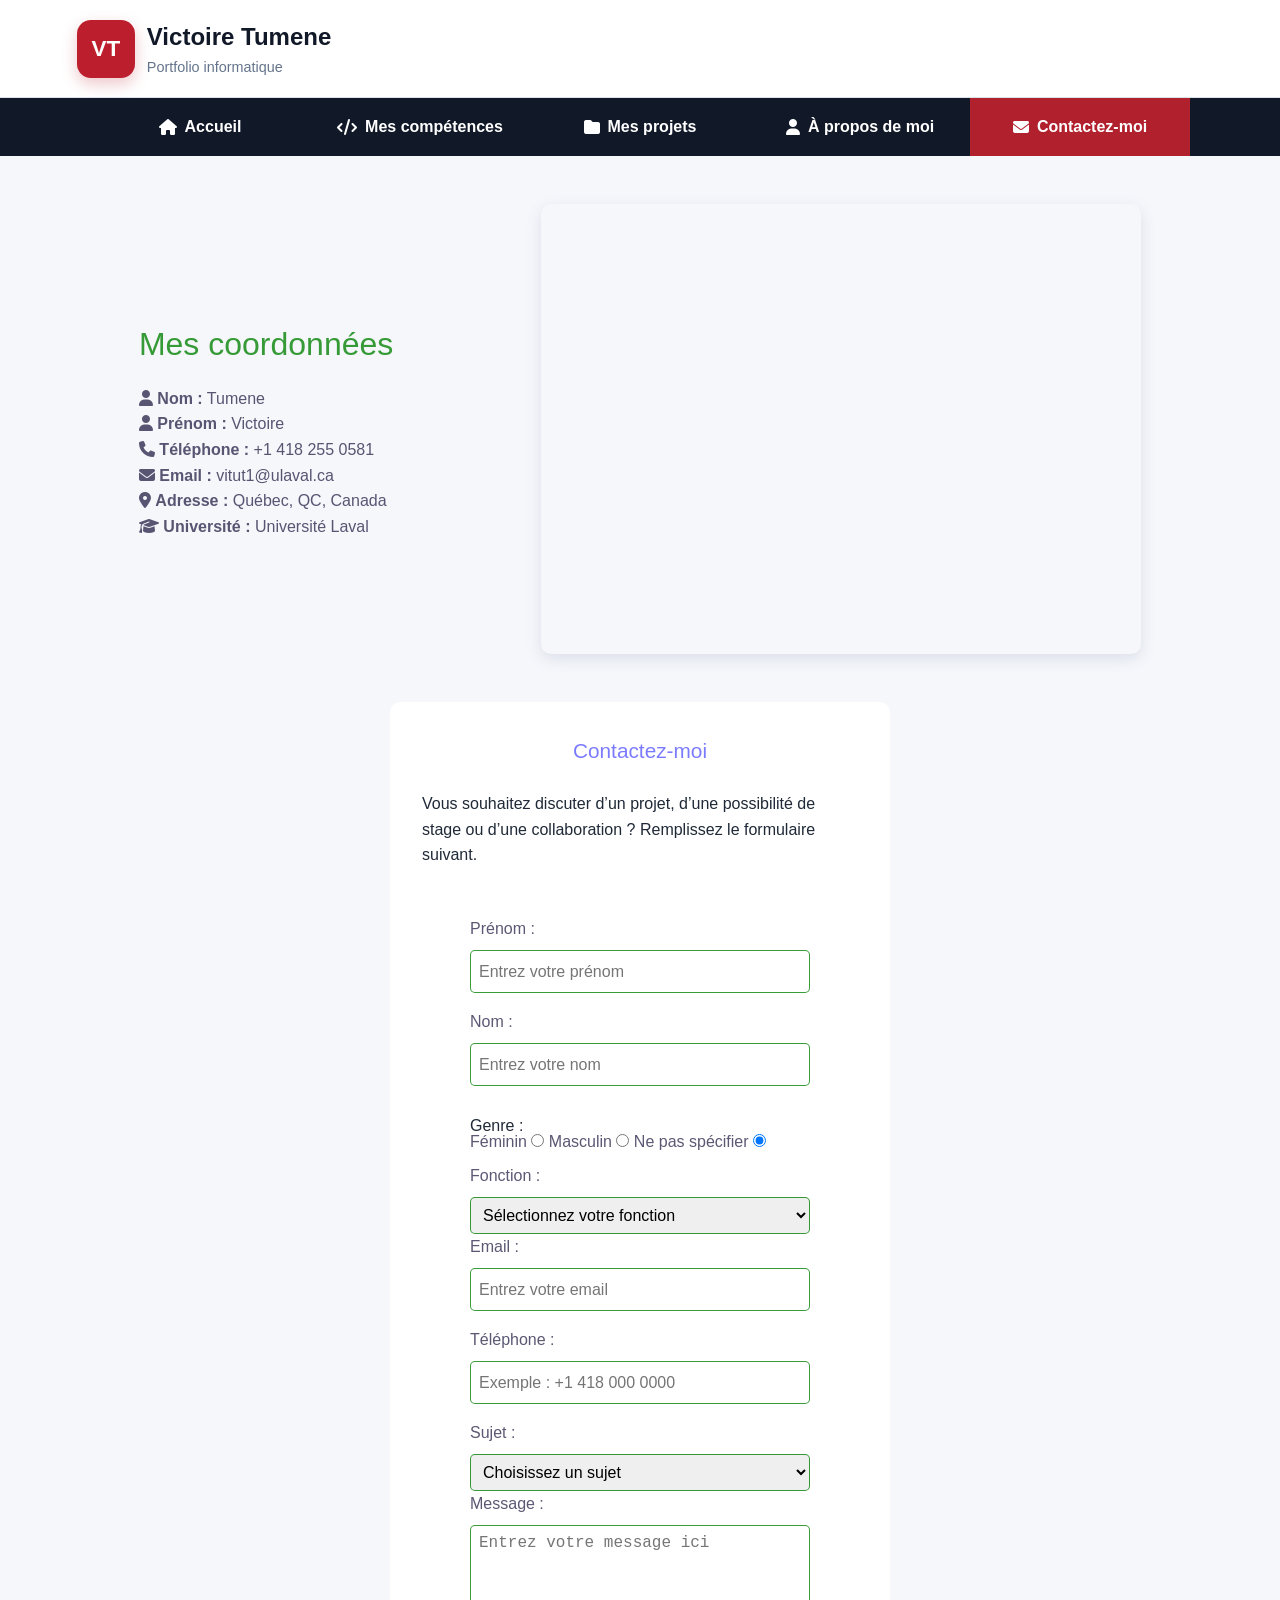
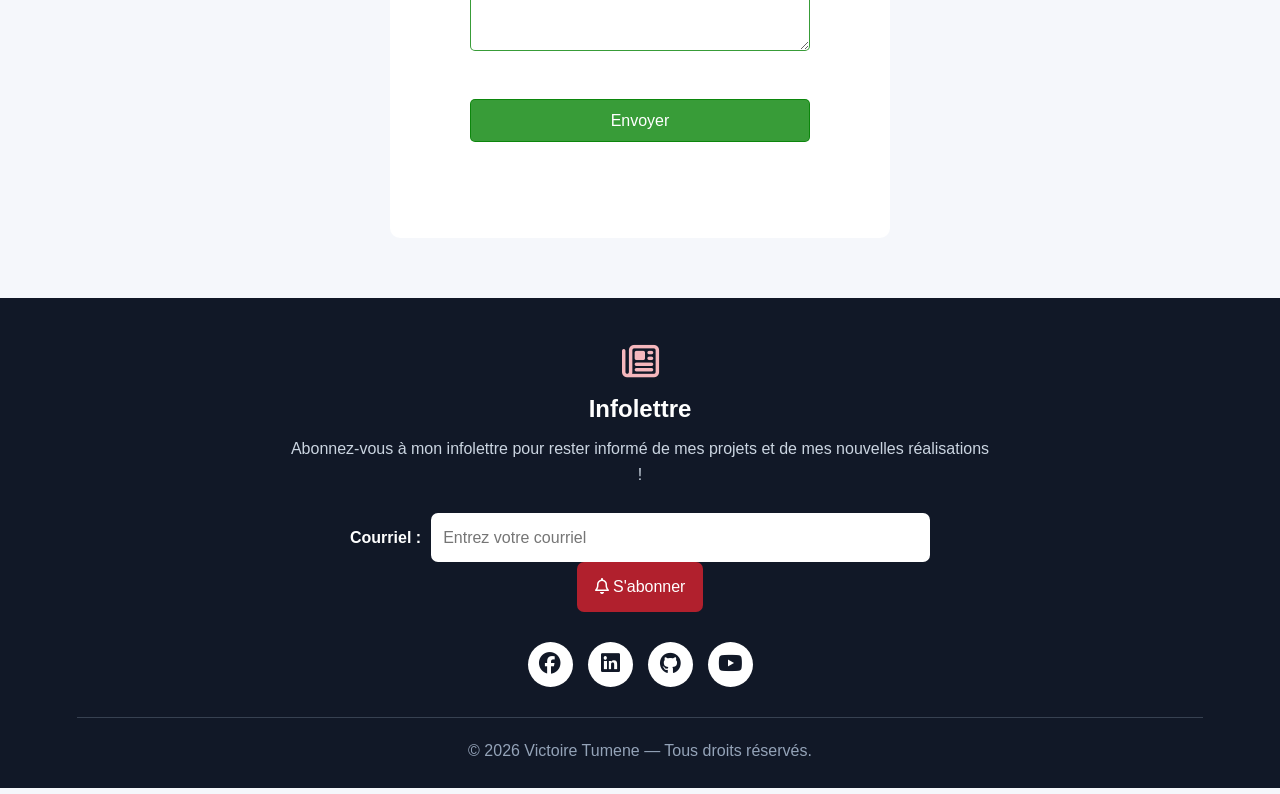
<file: contacts.html>
<!DOCTYPE html>
<html lang="fr">

<head>
    <meta charset="UTF-8">

    <meta name="viewport" content="width=device-width, initial-scale=1.0">

    <meta name="author" content="Victoire Tumene">

    <meta name="description"
        content="Page de contact du portfolio de Victoire Tumene, étudiante en informatique à l'Université Laval.">

    <meta name="viewport" content="width=device-width, initial-scale=1.0">
    <!-- CSS -->
    <link rel="stylesheet" href="CSS/contactsStyle.css">
    <link rel="stylesheet" href="CSS/indexStyle.css">

    <!-- Font Awesome -->
    <link rel="stylesheet" href="https://cdnjs.cloudflare.com/ajax/libs/font-awesome/6.5.1/css/all.min.css">

    <title>Me contacter | Victoire Tumene</title>
</head>


<body>

    <!-- ==========================
         EN-TÊTE
    =========================== -->

    <header>

        <div class="logo">

            <a href="index.html">

                <div class="logoSymbole">
                    VT
                </div>

                <div class="logoTexte">
                    <h1>Victoire Tumene</h1>
                    <p>Portfolio informatique</p>
                </div>

            </a>

        </div>

    </header>


    <!-- ==========================
         NAVIGATION
    =========================== -->

    <nav class="menuNavigation">

        <ul>

            <li>
                <div class="onglets">

                    <a href="index.html">

                        <i class="fas fa-home"></i>

                        <span>
                            Accueil
                        </span>

                    </a>

                </div>
            </li>


            <li>
                <div class="onglets">

                    <a href="competences.html">

                        <i class="fas fa-code"></i>

                        <span>
                            Mes compétences
                        </span>

                    </a>

                </div>
            </li>


            <li>
                <div class="onglets">

                    <a href="projets.html">

                        <i class="fas fa-folder"></i>

                        <span>
                            Mes projets
                        </span>

                    </a>

                </div>
            </li>


            <li>
                <div class="onglets">

                    <a href="a-propos.html">

                        <i class="fas fa-user"></i>

                        <span>
                            À propos de moi
                        </span>

                    </a>

                </div>
            </li>


            <li>
                <div class="onglets">

                    <a href="contacts.html" class="active">

                        <i class="fas fa-envelope"></i>

                        <span>
                            Contactez-moi
                        </span>

                    </a>

                </div>
            </li>

        </ul>

    </nav>


    <!-- ==========================
         CONTENU PRINCIPAL
    =========================== -->

    <main>


        <!-- ==========================
             COORDONNÉES + GOOGLE MAPS
        =========================== -->

        <section class="contactezMoi">


            <!-- Coordonnées -->

            <address>

                <h2>
                    Mes coordonnées
                </h2>


                <p>
                    <i class="fa-solid fa-user"></i>

                    <strong>Nom :</strong>
                    Tumene
                </p>


                <p>
                    <i class="fa-solid fa-user"></i>

                    <strong>Prénom :</strong>
                    Victoire
                </p>


                <p>
                    <i class="fa-solid fa-phone"></i>

                    <strong>Téléphone :</strong>
                    +1 418 255 0581
                </p>


                <p>
                    <i class="fa-solid fa-envelope"></i>

                    <strong>Email :</strong>
                    vitut1@ulaval.ca
                </p>


                <p>
                    <i class="fa-solid fa-location-dot"></i>

                    <strong>Adresse :</strong>
                    Québec, QC, Canada
                </p>


                <p>
                    <i class="fa-solid fa-graduation-cap"></i>

                    <strong>Université :</strong>
                    Université Laval
                </p>

            </address>


            <!-- Google Maps -->

            <iframe src="https://www.google.com/maps?q=Universit%C3%A9%20Laval%20Qu%C3%A9bec&output=embed" width="600"
                height="450" style="border:0;" allowfullscreen="" loading="lazy"
                referrerpolicy="no-referrer-when-downgrade" title="Localisation de l'Université Laval">
            </iframe>

        </section>



        <!-- ==========================
             FORMULAIRE DE CONTACT
        =========================== -->

        <section class="formulaireJoinUs">

            <h2>
                Contactez-moi
            </h2>

            <p>
                Vous souhaitez discuter d’un projet, d’une possibilité
                de stage ou d’une collaboration ? Remplissez le formulaire
                suivant.
            </p>


            <form action="#" method="post">


                <!-- Prénom -->

                <label for="_prenom">
                    Prénom :
                </label>

                <input type="text" name="prenom" id="_prenom" placeholder="Entrez votre prénom" required minlength="2">


                <!-- Nom -->

                <label for="_nom">
                    Nom :
                </label>

                <input type="text" name="nom" id="_nom" placeholder="Entrez votre nom" required minlength="2">



                <!-- Sexe -->

                <div class="radioButtons">

                    <p>
                        Genre :
                    </p>


                    <label for="feminin">
                        Féminin
                    </label>

                    <input type="radio" name="sexe" id="feminin" value="feminin">


                    <label for="masculin">
                        Masculin
                    </label>

                    <input type="radio" name="sexe" id="masculin" value="masculin">


                    <label for="nonSpecifie">
                        Ne pas spécifier
                    </label>

                    <input type="radio" name="sexe" id="nonSpecifie" value="non-specifie" checked>

                </div>



                <!-- Fonction -->

                <label for="_fonction">
                    Fonction :
                </label>

                <select name="fonction" id="_fonction" required>

                    <option value="">
                        Sélectionnez votre fonction
                    </option>

                    <option value="developpeur">
                        Développeur
                    </option>

                    <option value="designer">
                        Designer
                    </option>

                    <option value="recruteur">
                        Recruteur
                    </option>

                    <option value="gestionnaire">
                        Gestionnaire de projet
                    </option>

                    <option value="etudiant">
                        Étudiant
                    </option>

                    <option value="enseignant">
                        Enseignant
                    </option>

                    <option value="autre">
                        Autre
                    </option>

                </select>



                <!-- Email -->

                <label for="_email">
                    Email :
                </label>

                <input type="email" name="email" id="_email" placeholder="Entrez votre email" required>



                <!-- Téléphone -->

                <label for="_telephone">
                    Téléphone :
                </label>

                <input type="tel" name="telephone" id="_telephone" placeholder="Exemple : +1 418 000 0000">



                <!-- Sujet -->

                <label for="_sujet">
                    Sujet :
                </label>

                <select name="sujet" id="_sujet" required>

                    <option value="">
                        Choisissez un sujet
                    </option>

                    <option value="stage">
                        Proposition de stage
                    </option>

                    <option value="emploi">
                        Opportunité d’emploi
                    </option>

                    <option value="projet">
                        Projet informatique
                    </option>

                    <option value="collaboration">
                        Collaboration
                    </option>

                    <option value="autre">
                        Autre
                    </option>

                </select>



                <!-- Message -->

                <label for="_message">
                    Message :
                </label>

                <textarea name="message" id="_message" rows="6" cols="30" placeholder="Entrez votre message ici"
                    required minlength="10"></textarea>



                <!-- Bouton envoyer -->

                <input type="submit" value="Envoyer">

            </form>

        </section>

    </main>



    <!-- ==========================
         PIED DE PAGE
    =========================== -->

    <footer>


        <!-- Newsletter -->

        <div class="newsLetter">

            <i class="fa-regular fa-newspaper"></i>

            <h2>
                Infolettre
            </h2>

            <p>
                Abonnez-vous à mon infolettre pour rester informé
                de mes projets et de mes nouvelles réalisations !
            </p>

        </div>



        <!-- Formulaire newsletter -->

        <div class="formulaire">

            <form>

                <label for="id_Courriel">
                    Courriel :
                </label>

                <input type="email" id="id_Courriel" name="courriel" placeholder="Entrez votre courriel" required>

            </form>


            <button type="button">

                <i class="fa-regular fa-bell"></i>

                <span>
                    S'abonner
                </span>

            </button>

        </div>



        <!-- Réseaux sociaux -->

        <div class="reseauxSociaux">

            <a href="https://www.facebook.com/" target="_blank" aria-label="Facebook">
                <i class="fa-brands fa-facebook"></i>
            </a>


            <a href="https://www.linkedin.com/in/victoire-tumene-tsakou-9b5057321" target="_blank"
                rel="noopener noreferrer" aria-label="LinkedIn de Victoire Tumene">
                <i class="fa-brands fa-linkedin"></i>
            </a>


            <a href="https://github.com/" target="_blank" aria-label="GitHub">
                <i class="fa-brands fa-github"></i>
            </a>


            <a href="https://www.youtube.com/" target="_blank" aria-label="YouTube">
                <i class="fa-brands fa-youtube"></i>
            </a>

        </div>


        <p class="copyright">
            &copy; 2026 Victoire Tumene — Tous droits réservés.
        </p>

    </footer>


</body>

</html>
</file>
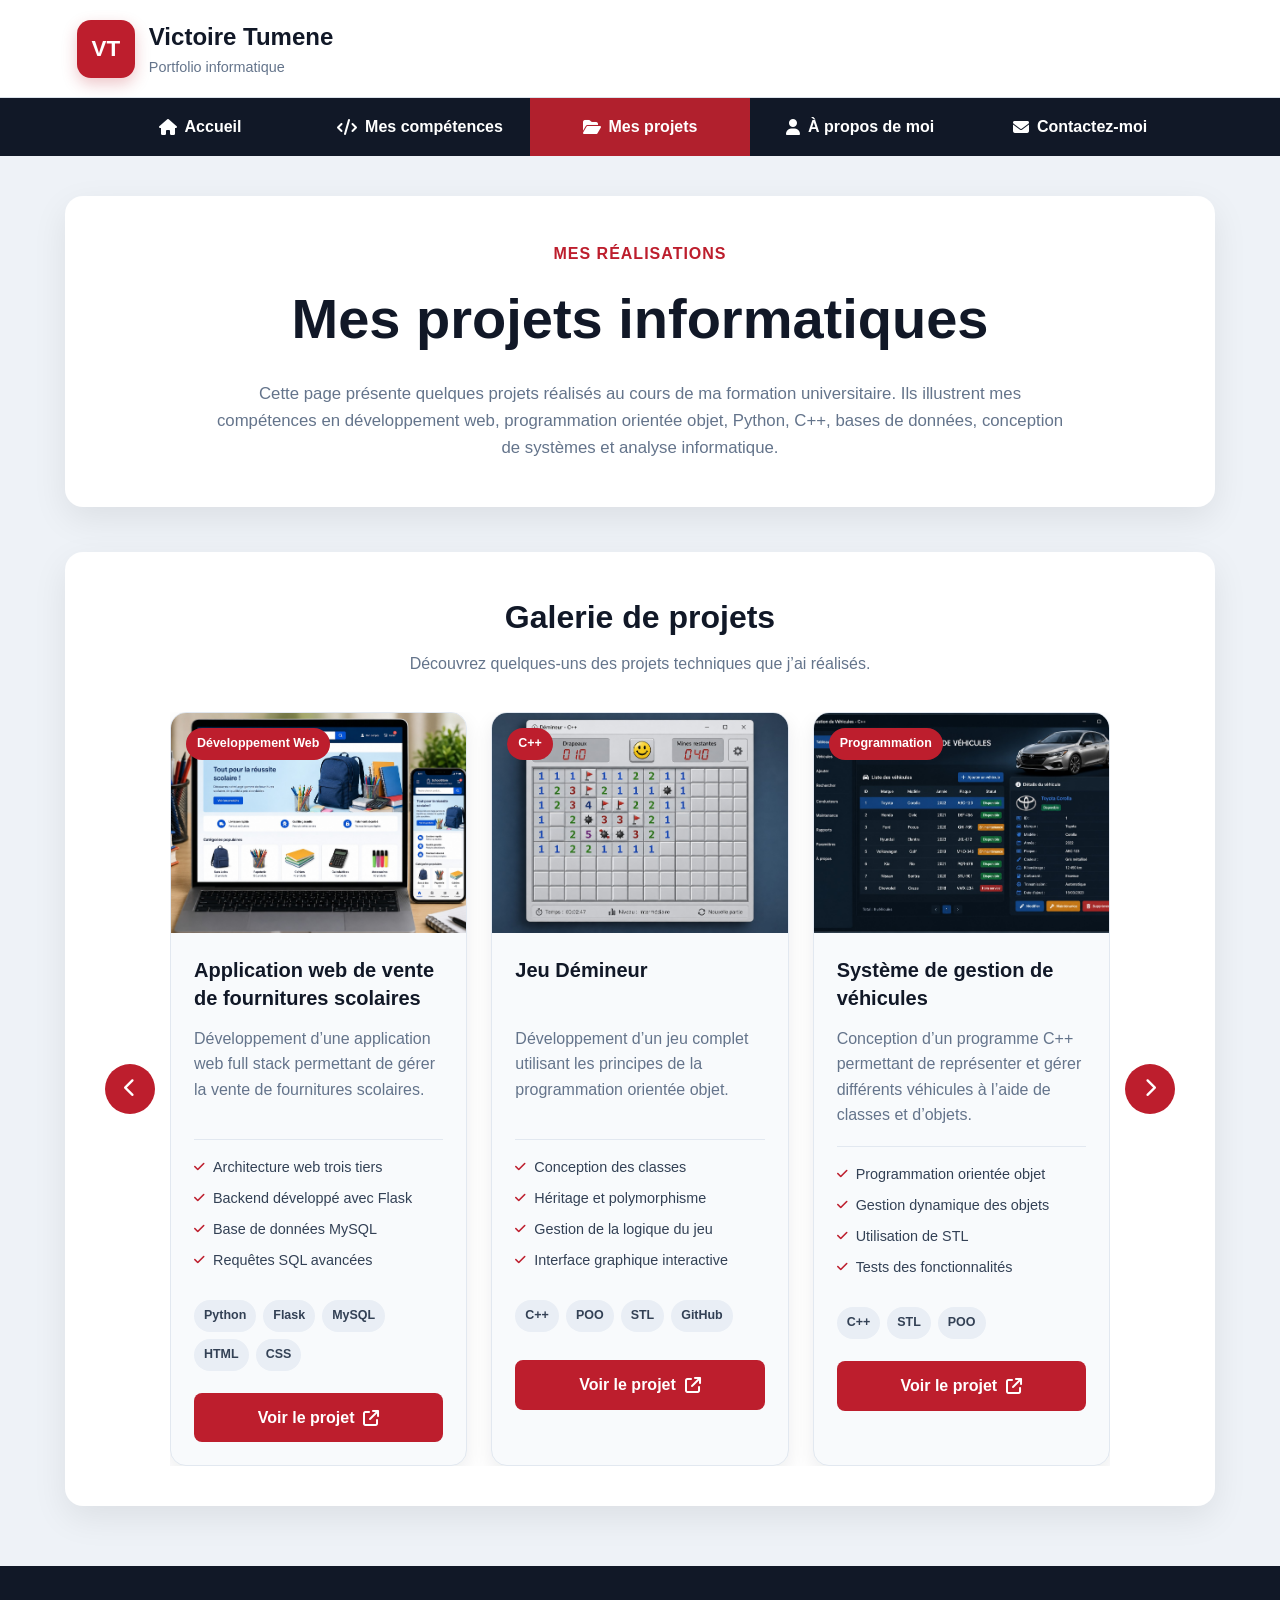
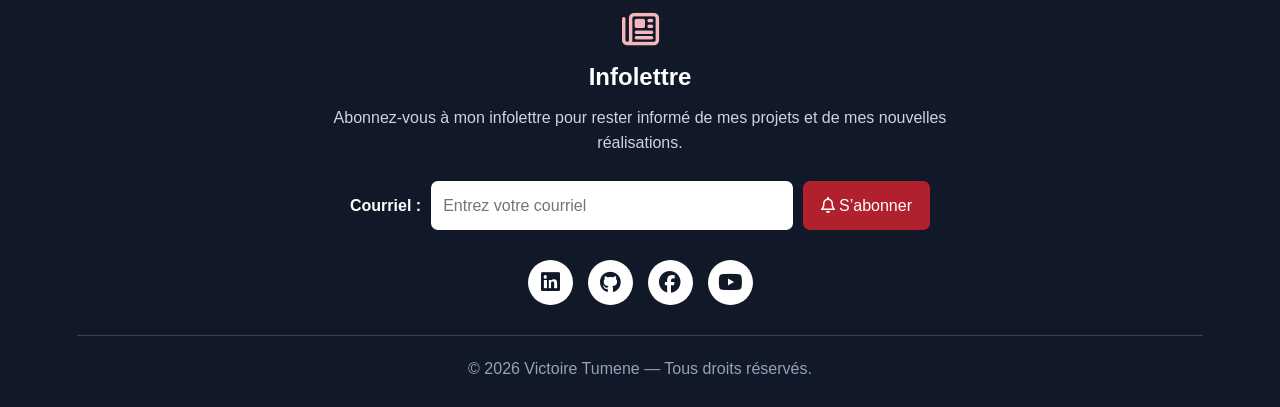
<file: projets.html>
<!DOCTYPE html>
<html lang="fr">

<head>
    <meta charset="UTF-8">

    <meta name="viewport" content="width=device-width, initial-scale=1.0">

    <meta name="author" content="Victoire Tumene">

    <meta name="description"
        content="Projets informatiques réalisés par Victoire Tumene dans le cadre de sa formation en informatique.">

    <!-- Styles -->
    <link rel="stylesheet" href="CSS/indexStyle.css">
    <link rel="stylesheet" href="CSS/projetsStyle.css">

    <!-- Font Awesome -->
    <link rel="stylesheet" href="https://cdnjs.cloudflare.com/ajax/libs/font-awesome/6.5.1/css/all.min.css">

    <meta name="viewport" content="width=device-width, initial-scale=1.0">

    <title>Mes projets | Victoire Tumene</title>
</head>

<body>

    <!-- =========================
         EN-TÊTE
    ========================== -->

    <header>

        <div class="logo">

            <a href="index.html">

                <div class="logoSymbole">
                    VT
                </div>

                <div class="logoTexte">
                    <h1>Victoire Tumene</h1>
                    <p>Portfolio informatique</p>
                </div>

            </a>

        </div>

    </header>


    <!-- =========================
         NAVIGATION
    ========================== -->

    <nav class="menuNavigation">

        <ul>

            <li>
                <div class="onglets">
                    <a href="index.html">
                        <i class="fa-solid fa-house"></i>
                        <span>Accueil</span>
                    </a>
                </div>
            </li>

            <li>
                <div class="onglets">
                    <a href="competences.html">
                        <i class="fa-solid fa-code"></i>
                        <span>Mes compétences</span>
                    </a>
                </div>
            </li>

            <li>
                <div class="onglets">
                    <a href="projets.html" class="active">
                        <i class="fa-solid fa-folder-open"></i>
                        <span>Mes projets</span>
                    </a>
                </div>
            </li>

            <li>
                <div class="onglets">
                    <a href="a-propos.html">
                        <i class="fa-solid fa-user"></i>
                        <span>À propos de moi</span>
                    </a>
                </div>
            </li>

            <li>
                <div class="onglets">
                    <a href="contacts.html">
                        <i class="fa-solid fa-envelope"></i>
                        <span>Contactez-moi</span>
                    </a>
                </div>
            </li>

        </ul>

    </nav>


    <!-- =========================
         CONTENU PRINCIPAL
    ========================== -->

    <main>

        <!-- Présentation de la page -->

        <section class="enTete">

            <p class="petitTitre">
                Mes réalisations
            </p>

            <h2>Mes projets informatiques</h2>

            <p>
                Cette page présente quelques projets réalisés au cours
                de ma formation universitaire. Ils illustrent mes compétences
                en développement web, programmation orientée objet,
                Python, C++, bases de données, conception de systèmes
                et analyse informatique.
            </p>

        </section>


        <!-- =========================
             GALERIE DE PROJETS
        ========================== -->

        <section class="gallerieProjets">

            <div class="headerGallerie">

                <h2>Galerie de projets</h2>

                <p>
                    Découvrez quelques-uns des projets techniques
                    que j’ai réalisés.
                </p>

            </div>


            <div class="conteneurGallerie">

                <!-- Flèche gauche -->

                <button class="flecheDeDefilement" id="boutonPrecedent" type="button" aria-label="Projet précédent">
                    <i class="fa-solid fa-chevron-left"></i>
                </button>


                <!-- Projets -->

                <div class="imagesGallerie" id="imagesGallerie">


                    <!-- =========================
                         PROJET 1
                    ========================== -->

                    <article class="projet">

                        <div class="imageProjet">

                            <img src="Images/projet-flask.jpg" alt="Application web de vente de fournitures scolaires">

                            <span class="categorieProjet">
                                Développement Web
                            </span>

                        </div>

                        <div class="contenuProjet">

                            <h3>
                                Application web de vente de fournitures scolaires
                            </h3>

                            <p>
                                Développement d’une application web full stack
                                permettant de gérer la vente de fournitures
                                scolaires.
                            </p>

                            <ul class="detailsProjet">

                                <li>
                                    <i class="fa-solid fa-check"></i>
                                    Architecture web trois tiers
                                </li>

                                <li>
                                    <i class="fa-solid fa-check"></i>
                                    Backend développé avec Flask
                                </li>

                                <li>
                                    <i class="fa-solid fa-check"></i>
                                    Base de données MySQL
                                </li>

                                <li>
                                    <i class="fa-solid fa-check"></i>
                                    Requêtes SQL avancées
                                </li>

                            </ul>

                            <div class="technologies">

                                <span>Python</span>
                                <span>Flask</span>
                                <span>MySQL</span>
                                <span>HTML</span>
                                <span>CSS</span>

                            </div>

                            <a class="voirProjetButton" href="Videos/projet-flask.mp4" target="_blank">

                                Voir le projet

                                <i class="fa-solid fa-arrow-up-right-from-square"></i>

                            </a>

                        </div>

                    </article>


                    <!-- =========================
                         PROJET 2
                    ========================== -->

                    <article class="projet">

                        <div class="imageProjet">

                            <img src="Images/demineur.jpg" alt="Jeu Démineur développé en programmation orientée objet">

                            <span class="categorieProjet">
                                C++
                            </span>

                        </div>

                        <div class="contenuProjet">

                            <h3>
                                Jeu Démineur
                            </h3>

                            <p>
                                Développement d’un jeu complet utilisant
                                les principes de la programmation orientée objet.
                            </p>

                            <ul class="detailsProjet">

                                <li>
                                    <i class="fa-solid fa-check"></i>
                                    Conception des classes
                                </li>

                                <li>
                                    <i class="fa-solid fa-check"></i>
                                    Héritage et polymorphisme
                                </li>

                                <li>
                                    <i class="fa-solid fa-check"></i>
                                    Gestion de la logique du jeu
                                </li>

                                <li>
                                    <i class="fa-solid fa-check"></i>
                                    Interface graphique interactive
                                </li>

                            </ul>

                            <div class="technologies">

                                <span>C++</span>
                                <span>POO</span>
                                <span>STL</span>
                                <span>GitHub</span>

                            </div>

                            <a class="voirProjetButton" href="Videos/demineur.mp4" target="_blank">

                                Voir le projet

                                <i class="fa-solid fa-arrow-up-right-from-square"></i>

                            </a>

                        </div>

                    </article>


                    <!-- =========================
                         PROJET 3
                    ========================== -->

                    <article class="projet">

                        <div class="imageProjet">

                            <img src="Images/gestion-vehicules.jpg" alt="Système de gestion de véhicules en C++">

                            <span class="categorieProjet">
                                Programmation
                            </span>

                        </div>

                        <div class="contenuProjet">

                            <h3>
                                Système de gestion de véhicules
                            </h3>

                            <p>
                                Conception d’un programme C++ permettant
                                de représenter et gérer différents véhicules
                                à l’aide de classes et d’objets.
                            </p>

                            <ul class="detailsProjet">

                                <li>
                                    <i class="fa-solid fa-check"></i>
                                    Programmation orientée objet
                                </li>

                                <li>
                                    <i class="fa-solid fa-check"></i>
                                    Gestion dynamique des objets
                                </li>

                                <li>
                                    <i class="fa-solid fa-check"></i>
                                    Utilisation de STL
                                </li>

                                <li>
                                    <i class="fa-solid fa-check"></i>
                                    Tests des fonctionnalités
                                </li>

                            </ul>

                            <div class="technologies">

                                <span>C++</span>
                                <span>STL</span>
                                <span>POO</span>

                            </div>

                            <a class="voirProjetButton" href="Videos/gestion-vehicules.mp4" target="_blank">

                                Voir le projet

                                <i class="fa-solid fa-arrow-up-right-from-square"></i>

                            </a>

                        </div>

                    </article>


                    <!-- =========================
                         PROJET 4
                    ========================== -->

                    <article class="projet">

                        <div class="imageProjet">

                            <img src="Images/calcul-academique.jpg" alt="Application Python de calcul académique">

                            <span class="categorieProjet">
                                Python
                            </span>

                        </div>

                        <div class="contenuProjet">

                            <h3>
                                Application de calcul académique
                            </h3>

                            <p>
                                Développement d’une application Python
                                permettant de calculer une moyenne académique
                                pondérée à partir des résultats d’un étudiant.
                            </p>

                            <ul class="detailsProjet">

                                <li>
                                    <i class="fa-solid fa-check"></i>
                                    Calcul de moyenne pondérée
                                </li>

                                <li>
                                    <i class="fa-solid fa-check"></i>
                                    Validation des données
                                </li>

                                <li>
                                    <i class="fa-solid fa-check"></i>
                                    Gestion des erreurs
                                </li>

                                <li>
                                    <i class="fa-solid fa-check"></i>
                                    Interface interactive en console
                                </li>

                            </ul>

                            <div class="technologies">

                                <span>Python</span>
                                <span>Algorithmique</span>

                            </div>

                            <a class="voirProjetButton" href="Videos/calcul-academique.mp4" target="_blank">

                                Voir le projet

                                <i class="fa-solid fa-arrow-up-right-from-square"></i>

                            </a>

                        </div>

                    </article>


                    <!-- =========================
                         PROJET 5
                    ========================== -->

                    <article class="projet">

                        <div class="imageProjet">

                            <img src="Images/autocompletion.jpg"
                                alt="Assistant intelligent d'auto-complétion en Python">

                            <span class="categorieProjet">
                                Intelligence artificielle
                            </span>

                        </div>

                        <div class="contenuProjet">

                            <h3>
                                Assistant d’auto-complétion intelligent
                            </h3>

                            <p>
                                Création d’un programme Python capable
                                d’analyser un corpus de texte et de proposer
                                automatiquement des mots suivants.
                            </p>

                            <ul class="detailsProjet">

                                <li>
                                    <i class="fa-solid fa-check"></i>
                                    Analyse de corpus
                                </li>

                                <li>
                                    <i class="fa-solid fa-check"></i>
                                    Modèle basé sur les bigrammes
                                </li>

                                <li>
                                    <i class="fa-solid fa-check"></i>
                                    Génération automatique de texte
                                </li>

                                <li>
                                    <i class="fa-solid fa-check"></i>
                                    Traitement de données textuelles
                                </li>

                            </ul>

                            <div class="technologies">

                                <span>Python</span>
                                <span>Bigrammes</span>
                                <span>NLP</span>

                            </div>

                            <a class="voirProjetButton" href="Videos/autocompletion.mp4" target="_blank">

                                Voir le projet

                                <i class="fa-solid fa-arrow-up-right-from-square"></i>

                            </a>

                        </div>

                    </article>


                    <!-- =========================
                         PROJET 6
                    ========================== -->

                    <article class="projet">

                        <div class="imageProjet">

                            <img src="Images/code-route.jpg" alt="Application web de quiz sur le code de la route">

                            <span class="categorieProjet">
                                Web
                            </span>

                        </div>

                        <div class="contenuProjet">

                            <h3>
                                Quiz interactif sur le code de la route
                            </h3>

                            <p>
                                Développement d’une application web interactive
                                permettant aux utilisateurs de tester leurs
                                connaissances sur le code de la route.
                            </p>

                            <ul class="detailsProjet">

                                <li>
                                    <i class="fa-solid fa-check"></i>
                                    Questions interactives
                                </li>

                                <li>
                                    <i class="fa-solid fa-check"></i>
                                    Validation des réponses
                                </li>

                                <li>
                                    <i class="fa-solid fa-check"></i>
                                    Affichage des résultats
                                </li>

                                <li>
                                    <i class="fa-solid fa-check"></i>
                                    Interface utilisateur intuitive
                                </li>

                            </ul>

                            <div class="technologies">

                                <span>HTML</span>
                                <span>CSS</span>
                                <span>JavaScript</span>
                                <span>jQuery</span>

                            </div>

                            <a class="voirProjetButton" href="Videos/code-route.mp4" target="_blank">

                                Voir le projet

                                <i class="fa-solid fa-arrow-up-right-from-square"></i>

                            </a>

                        </div>

                    </article>


                    <!-- =========================
                         PROJET 7
                    ========================== -->

                    <article class="projet">

                        <div class="imageProjet">

                            <img src="Images/matlab-signaux.jpg" alt="Simulation de signaux électriques avec MATLAB">

                            <span class="categorieProjet">
                                MATLAB
                            </span>

                        </div>

                        <div class="contenuProjet">

                            <h3>
                                Simulation de signaux électriques
                            </h3>

                            <p>
                                Projet de simulation et d’analyse de signaux
                                électriques réalisé avec MATLAB.
                            </p>

                            <ul class="detailsProjet">

                                <li>
                                    <i class="fa-solid fa-check"></i>
                                    Simulation de signaux AC
                                </li>

                                <li>
                                    <i class="fa-solid fa-check"></i>
                                    Analyse de fréquence
                                </li>

                                <li>
                                    <i class="fa-solid fa-check"></i>
                                    Analyse d’amplitude et période
                                </li>

                                <li>
                                    <i class="fa-solid fa-check"></i>
                                    Création de graphiques
                                </li>

                            </ul>

                            <div class="technologies">

                                <span>MATLAB</span>
                                <span>Simulation</span>
                                <span>Électrotechnique</span>

                            </div>

                            <a class="voirProjetButton" href="Videos/matlab.mp4" target="_blank">

                                Voir le projet

                                <i class="fa-solid fa-arrow-up-right-from-square"></i>

                            </a>

                        </div>

                    </article>


                    <!-- =========================
                         PROJET 8
                    ========================== -->

                    <article class="projet">

                        <div class="imageProjet">

                            <img src="Images/uml.jpg" alt="Analyse et conception de systèmes avec UML">

                            <span class="categorieProjet">
                                Analyse
                            </span>

                        </div>

                        <div class="contenuProjet">

                            <h3>
                                Analyse et conception de systèmes
                            </h3>

                            <p>
                                Projet de modélisation de systèmes
                                informatiques et de processus d’affaires.
                            </p>

                            <ul class="detailsProjet">

                                <li>
                                    <i class="fa-solid fa-check"></i>
                                    Diagrammes UML
                                </li>

                                <li>
                                    <i class="fa-solid fa-check"></i>
                                    Diagrammes de classes
                                </li>

                                <li>
                                    <i class="fa-solid fa-check"></i>
                                    Diagrammes de séquence
                                </li>

                                <li>
                                    <i class="fa-solid fa-check"></i>
                                    Modélisation ANSI
                                </li>

                            </ul>

                            <div class="technologies">

                                <span>UML</span>
                                <span>ANSI</span>
                                <span>MCD</span>
                                <span>MLD</span>

                            </div>

                            <a class="voirProjetButton" href="Videos/analyse-systeme.mp4" target="_blank">

                                Voir le projet

                                <i class="fa-solid fa-arrow-up-right-from-square"></i>

                            </a>

                        </div>

                    </article>

                </div>


                <!-- Flèche droite -->

                <button class="flecheDeDefilement" id="boutonSuivant" type="button" aria-label="Projet suivant">
                    <i class="fa-solid fa-chevron-right"></i>
                </button>

            </div>

        </section>

    </main>


    <!-- =========================
         PIED DE PAGE
    ========================== -->

    <footer>

        <div class="newsLetter">

            <i class="fa-regular fa-newspaper"></i>

            <h2>Infolettre</h2>

            <p>
                Abonnez-vous à mon infolettre pour rester informé
                de mes projets et de mes nouvelles réalisations.
            </p>

        </div>


        <div class="formulaire">

            <form action="#" method="post">

                <label for="id_Courriel">
                    Courriel :
                </label>

                <input type="email" id="id_Courriel" name="courriel" placeholder="Entrez votre courriel" required>

                <button type="submit">

                    <i class="fa-regular fa-bell"></i>

                    <span>
                        S’abonner
                    </span>

                </button>

            </form>

        </div>


        <div class="reseauxSociaux">

            <a href="https://www.linkedin.com/in/victoire-tumene-tsakou-9b5057321" target="_blank"
                rel="noopener noreferrer" aria-label="LinkedIn de Victoire Tumene">
                <i class="fa-brands fa-linkedin"></i>
            </a>

            <a href="https://github.com/" target="_blank" aria-label="GitHub">
                <i class="fa-brands fa-github"></i>
            </a>

            <a href="https://www.facebook.com/" target="_blank" aria-label="Facebook">
                <i class="fa-brands fa-facebook"></i>
            </a>

            <a href="https://www.youtube.com/" target="_blank" aria-label="YouTube">
                <i class="fa-brands fa-youtube"></i>
            </a>

        </div>


        <p class="copyright">
            &copy; 2026 Victoire Tumene — Tous droits réservés.
        </p>

    </footer>


    <script>
        const projets = document.querySelectorAll(".projet");
        const boutonPrecedent = document.getElementById("boutonPrecedent");
        const boutonSuivant = document.getElementById("boutonSuivant");

        let position = 0;

        function afficherProjets() {

            // Cacher tous les projets
            projets.forEach(function (projet) {
                projet.style.display = "none";
            });

            // Afficher 3 projets à partir de la position actuelle
            for (let i = position; i < position + 3; i++) {

                if (projets[i]) {
                    projets[i].style.display = "block";
                }
            }
        }


        // FLÈCHE DROITE
        boutonSuivant.addEventListener("click", function () {

            if (position < projets.length - 3) {
                position++;
            } else {
                position = 0;
            }

            afficherProjets();
        });


        // FLÈCHE GAUCHE
        boutonPrecedent.addEventListener("click", function () {

            if (position > 0) {
                position--;
            } else {
                position = projets.length - 3;
            }

            afficherProjets();
        });


        // Affichage initial
        afficherProjets();
    </script>

</body>

</html>
</file>
<file: CSS/indexStyle.css>
/* ================================
   RÉINITIALISATION
================================ */



* {
    margin: 0;
    padding: 0;
    box-sizing: border-box;
}

html {
    scroll-behavior: smooth;
}

body {
    font-family: Arial, Helvetica, sans-serif;
    background-color: #f5f7fb;
    color: #1f2937;
    line-height: 1.6;
}

img {
    max-width: 100%;
    display: block;
}

a {
    text-decoration: none;
    color: inherit;
}

ul {
    list-style: none;
}

button,
input {
    font: inherit;
}


/* ================================
   EN-TÊTE
================================ */

header {
    background-color: #ffffff;
    padding: 18px 6%;
    border-bottom: 1px solid #dbe2ea;
}

.logo a {
    display: inline-flex;
    align-items: center;
    gap: 12px;
    color: #b1202d;
}

.logo i {
    font-size: 2rem;
}

.logoTexte h1 {
    color: #111827;
    font-size: 1.5rem;
}

.logoTexte p {
    color: #64748b;
    font-size: 0.9rem;
}

.logoSymbole {
    display: flex;
    align-items: center;
    justify-content: center;

    width: 58px;
    height: 58px;

    border-radius: 14px;

    background-color: #bd1e2d;
    color: #ffffff;

    font-size: 1.4rem;
    font-weight: bold;

    box-shadow: 0 6px 15px rgba(189, 30, 45, 0.25);
}

/* ================================
   NAVIGATION
================================ */

.menuNavigation {
    position: sticky;
    top: 0;
    z-index: 1000;
    background-color: #111827;
}

.menuNavigation ul {
    width: min(1100px, 92%);
    margin: 0 auto;
    display: flex;
    justify-content: center;
    flex-wrap: wrap;
}

.menuNavigation li {
    flex: 1;
    min-width: 150px;
}

.onglets a {
    display: flex;
    align-items: center;
    justify-content: center;
    gap: 8px;
    padding: 16px 12px;
    color: #ffffff;
    font-weight: bold;
    transition: background-color 0.3s;
}

.onglets a:hover,
.onglets a.active {
    background-color: #b1202d;
}


/* ================================
   CONTENU PRINCIPAL
================================ */

main {
    width: min(1150px, 92%);
    margin: 40px auto;
}


/* ================================
   CARTE DE PRÉSENTATION
================================ */

.carteDePresentation {
    display: grid;
    grid-template-columns: 1.4fr 1fr;
    align-items: center;
    gap: 50px;
    padding: 45px;
    background-color: #ffffff;
    border-radius: 18px;
    box-shadow: 0 12px 35px rgba(0, 0, 0, 0.08);
}

.petitTitre {
    color: #b1202d;
    font-weight: bold;
    text-transform: uppercase;
    letter-spacing: 1px;
    margin-bottom: 8px;
}

.texteDePresentation h2 {
    font-size: clamp(2.4rem, 5vw, 4rem);
    color: #111827;
    line-height: 1.1;
    margin-bottom: 12px;
}

.texteDePresentation h3 {
    color: #b1202d;
    font-size: 1.35rem;
    margin-bottom: 20px;
}

.texteDePresentation p {
    margin-bottom: 18px;
}

.boutonPrincipal {
    display: inline-flex;
    align-items: center;
    gap: 9px;
    margin-top: 10px;
    padding: 13px 22px;
    border-radius: 8px;
    background-color: #b1202d;
    color: #ffffff;
    font-weight: bold;
    transition:
        transform 0.3s,
        background-color 0.3s;
}

.boutonPrincipal:hover {
    transform: translateY(-2px);
    background-color: #8d1823;
}

.imageDePresentation img {
    width: 340px;
    height: 340px;
    margin: 0 auto;
    object-fit: cover;
    border-radius: 50%;
    border: 8px solid #f2d6d9;
    box-shadow: 0 15px 35px rgba(0, 0, 0, 0.15);
}



/* ================================
   SECTION AUDIO
================================ */

.audioDePresentation {
    margin-top: 55px;
    padding: 40px;
    text-align: center;
    background-color: #ffffff;
    border-radius: 18px;
    box-shadow: 0 12px 35px rgba(0, 0, 0, 0.08);
}

.audioDePresentation h2 {
    color: #111827;
    margin-bottom: 10px;
}

.audioDePresentation>p {
    color: #64748b;
    margin-bottom: 25px;
}

.contenuAudio {
    display: flex;
    align-items: center;
    justify-content: center;
    gap: 18px;
    flex-wrap: wrap;
}

.contenuAudio i {
    font-size: 2.8rem;
    color: #b1202d;
}

.contenuAudio audio {
    width: min(520px, 100%);
}


/* ================================
   PIED DE PAGE
================================ */

footer {
    margin-top: 60px;
    padding: 45px 6% 25px;
    background-color: #111827;
    color: #ffffff;
    text-align: center;
}

.newsLetter {
    max-width: 700px;
    margin: 0 auto 25px;
}

.newsLetter i {
    color: #f5b7bd;
    font-size: 2.3rem;
    margin-bottom: 10px;
}

.newsLetter h2 {
    margin-bottom: 8px;
}

.newsLetter p {
    color: #cbd5e1;
}

.formulaire form {
    max-width: 580px;
    margin: 0 auto;
    display: flex;
    align-items: center;
    gap: 10px;
    flex-wrap: wrap;
    justify-content: center;
}

.formulaire label {
    font-weight: bold;
}

.formulaire input {
    flex: 1;
    min-width: 220px;
    padding: 12px;
    border: none;
    border-radius: 7px;
}

.formulaire button {
    padding: 12px 18px;
    border: none;
    border-radius: 7px;
    background-color: #b1202d;
    color: #ffffff;
    cursor: pointer;
}

.formulaire button:hover {
    background-color: #8d1823;
}

.reseauxSociaux {
    display: flex;
    justify-content: center;
    gap: 15px;
    margin-top: 30px;
}

.reseauxSociaux a {
    display: grid;
    width: 45px;
    height: 45px;
    place-items: center;
    border-radius: 50%;
    background-color: #ffffff;
    color: #111827;
    font-size: 1.35rem;
    transition:
        background-color 0.3s,
        color 0.3s,
        transform 0.3s;
}

.reseauxSociaux a:hover {
    background-color: #b1202d;
    color: #ffffff;
    transform: translateY(-3px);
}

.copyright {
    margin-top: 30px;
    padding-top: 20px;
    border-top: 1px solid #374151;
    color: #94a3b8;
}


/* ================================
   RESPONSIVE TABLETTE
================================ */

@media screen and (max-width: 900px) {

    .carteDePresentation {
        grid-template-columns: 1fr;
        text-align: center;
    }

    .imageDePresentation {
        grid-row: 1;
    }

    .imagesGallerie {
        grid-template-columns: repeat(2, 1fr);
    }
}


/* ================================
   RESPONSIVE MOBILE
================================ */


@media screen and (max-width: 600px) {

    header {
        padding: 12px 15px;
        text-align: center;
    }

    .logo a {
        justify-content: center;
    }

    .logoTexte h1 {
        font-size: 1.2rem;
    }

    .logoTexte p {
        font-size: 0.8rem;
    }

    .logoSymbole {
        width: 48px;
        height: 48px;
    }

    .menuNavigation ul {
        width: 100%;
        display: grid;
        grid-template-columns: 1fr 1fr;
    }

    .menuNavigation li {
        min-width: 0;
    }

    .onglets a {
        font-size: 0.8rem;
        padding: 11px 4px;
        gap: 5px;
    }

    main {
        width: 94%;
        margin: 20px auto;
    }

    .carteDePresentation {
        padding: 25px 18px;
        gap: 25px;
    }

    .texteDePresentation h2 {
        font-size: 2rem;
    }

    .texteDePresentation h3 {
        font-size: 1.1rem;
    }

    .texteDePresentation p {
        font-size: 0.95rem;
    }

    .imageDePresentation img {
        width: 200px;
        height: 200px;
        border-width: 5px;
    }

    .boutonPrincipal {
        padding: 11px 16px;
        font-size: 0.9rem;
    }

    .audioDePresentation {
        padding: 25px 15px;
    }

    .contenuAudio audio {
        width: 100%;
    }

    footer {
        padding: 35px 15px 20px;
    }

    .formulaire form {
        flex-direction: column;
        width: 100%;
    }

    .formulaire input,
    .formulaire button {
        width: 100%;
        min-width: 0;
    }

    .reseauxSociaux {
        flex-wrap: wrap;
    }
}
</file>
<file: CSS/a-proposStyle.css>
/* =========================================
   PAGE À PROPOS
========================================= */

body {
    background-color: #eef2f7;
}

.logoSymbole {
    display: flex;
    align-items: center;
    justify-content: center;

    width: 58px;
    height: 58px;

    border-radius: 14px;

    background-color: #bd1e2d;
    color: #ffffff;

    font-size: 1.4rem;
    font-weight: bold;

    box-shadow: 0 6px 15px rgba(189, 30, 45, 0.25);
}

/* =========================================
   INTRODUCTION
========================================= */

.aProposMoi {
    margin-bottom: 40px;
    padding: 45px;
    background-color: #ffffff;
    border-radius: 18px;
    box-shadow: 0 12px 35px rgba(0, 0, 0, 0.08);
}

.aProposMoi .petitTitre {
    margin-bottom: 8px;
    color: #bd1e2d;
    font-weight: bold;
    text-transform: uppercase;
    letter-spacing: 1px;
}

.aProposMoi h2 {
    margin-bottom: 25px;
    color: #111827;
    font-size: clamp(2.3rem, 5vw, 3.5rem);
}

.texteAPropos h3 {
    margin-bottom: 15px;
    color: #bd1e2d;
    font-size: 1.5rem;
}

.texteAPropos p {
    margin-bottom: 16px;
    color: #475569;
    line-height: 1.8;
}


/* =========================================
   OBJECTIF PROFESSIONNEL
========================================= */

.objectifProfessionnel {
    display: flex;
    align-items: flex-start;
    gap: 20px;

    margin-bottom: 40px;
    padding: 35px;

    background-color: #111827;
    color: #ffffff;

    border-radius: 18px;
    box-shadow: 0 12px 35px rgba(0, 0, 0, 0.12);
}

.iconeSection {
    display: grid;
    width: 60px;
    height: 60px;
    flex-shrink: 0;
    place-items: center;

    border-radius: 14px;

    background-color: #bd1e2d;
    color: #ffffff;

    font-size: 1.5rem;
}

.objectifProfessionnel h2 {
    margin-bottom: 12px;
    font-size: 1.8rem;
}

.objectifProfessionnel p {
    margin-bottom: 10px;
    color: #dbe3ee;
    line-height: 1.7;
}


/* =========================================
   FORMATION
========================================= */

.formation {
    margin-bottom: 40px;
    padding: 40px;

    background-color: #ffffff;

    border-radius: 18px;

    box-shadow: 0 12px 35px rgba(0, 0, 0, 0.08);
}

.formation h2 {
    margin-bottom: 30px;
    text-align: center;

    color: #111827;
    font-size: 2rem;
}

.carteFormation {
    display: flex;
    align-items: flex-start;
    gap: 20px;

    padding: 25px 0;

    border-bottom: 1px solid #e2e8f0;
}

.carteFormation:last-child {
    border-bottom: none;
}

.iconeFormation {
    display: grid;

    width: 58px;
    height: 58px;

    flex-shrink: 0;

    place-items: center;

    border-radius: 14px;

    background-color: #f8dfe2;
    color: #bd1e2d;

    font-size: 1.5rem;
}

.carteFormation h3 {
    margin-bottom: 6px;
    color: #111827;
}

.etablissement {
    color: #475569;
    font-weight: bold;
}

.periode {
    margin-top: 5px;
    color: #bd1e2d;
    font-weight: bold;
}


/* =========================================
   QUALITÉS
========================================= */

.qualites {
    margin-bottom: 40px;
    padding: 40px;

    background-color: #ffffff;

    border-radius: 18px;

    box-shadow: 0 12px 35px rgba(0, 0, 0, 0.08);
}

.qualites h2 {
    margin-bottom: 30px;

    text-align: center;

    color: #111827;
    font-size: 2rem;
}

.grilleQualites {
    display: grid;

    grid-template-columns: repeat(3, 1fr);

    gap: 22px;
}

.carteQualite {
    padding: 25px;

    text-align: center;

    background-color: #f8fafc;

    border: 1px solid #e2e8f0;
    border-radius: 14px;

    transition:
        transform 0.3s,
        box-shadow 0.3s;
}

.carteQualite:hover {
    transform: translateY(-5px);

    box-shadow: 0 12px 25px rgba(15, 23, 42, 0.12);
}

.carteQualite i {
    margin-bottom: 15px;

    color: #bd1e2d;

    font-size: 2rem;
}

.carteQualite h3 {
    margin-bottom: 10px;

    color: #111827;
}

.carteQualite p {
    color: #64748b;
    line-height: 1.6;
}


/* =========================================
   BÉNÉVOLAT
========================================= */

.benevolat {
    margin-bottom: 40px;
    padding: 40px;

    background-color: #ffffff;

    border-radius: 18px;

    box-shadow: 0 12px 35px rgba(0, 0, 0, 0.08);
}

.benevolat h2 {
    margin-bottom: 30px;

    text-align: center;

    color: #111827;
    font-size: 2rem;
}

.carteBenevolat {
    display: flex;
    gap: 20px;

    padding: 25px 0;

    border-bottom: 1px solid #e2e8f0;
}

.carteBenevolat:last-child {
    border-bottom: none;
}

.iconeBenevolat {
    display: grid;

    width: 58px;
    height: 58px;

    flex-shrink: 0;

    place-items: center;

    border-radius: 14px;

    background-color: #f8dfe2;
    color: #bd1e2d;

    font-size: 1.5rem;
}

.carteBenevolat h3 {
    margin-bottom: 6px;

    color: #111827;
}

.carteBenevolat .periode {
    margin-bottom: 12px;

    color: #bd1e2d;

    font-weight: bold;
}

.carteBenevolat ul {
    padding-left: 20px;
}

.carteBenevolat li {
    margin-bottom: 8px;

    color: #475569;

    line-height: 1.6;
}


/* =========================================
   LANGUES
========================================= */

.languesAPropos {
    margin-bottom: 40px;
    padding: 40px;

    background-color: #ffffff;

    border-radius: 18px;

    box-shadow: 0 12px 35px rgba(0, 0, 0, 0.08);
}

.languesAPropos h2 {
    margin-bottom: 30px;

    text-align: center;

    color: #111827;
    font-size: 2rem;
}

.grilleLangues {
    display: grid;

    grid-template-columns: repeat(3, 1fr);

    gap: 22px;
}

.carteLangue {
    padding: 25px;

    text-align: center;

    background-color: #f8fafc;

    border: 1px solid #e2e8f0;
    border-radius: 14px;
}

.carteLangue i {
    margin-bottom: 12px;

    color: #bd1e2d;

    font-size: 1.8rem;
}

.carteLangue h3 {
    margin-bottom: 6px;

    color: #111827;
}

.carteLangue p {
    color: #64748b;
}


/* =========================================
   APPEL À CONTACT
========================================= */

.appelContact {
    margin-bottom: 40px;
    padding: 45px;

    text-align: center;

    background-color: #111827;

    color: #ffffff;

    border-radius: 18px;

    box-shadow: 0 12px 35px rgba(0, 0, 0, 0.12);
}

.appelContact>i {
    margin-bottom: 15px;

    color: #f4a6ae;

    font-size: 2.5rem;
}

.appelContact h2 {
    margin-bottom: 12px;
}

.appelContact p {
    max-width: 700px;
    margin: 0 auto 25px;

    color: #cbd5e1;
}

.boutonContact {
    display: inline-block;

    padding: 13px 24px;

    border-radius: 8px;

    background-color: #bd1e2d;

    color: #ffffff;

    font-weight: bold;

    text-decoration: none;

    transition:
        background-color 0.3s,
        transform 0.3s;
}

.boutonContact:hover {
    background-color: #941723;

    transform: translateY(-2px);
}


/* =========================================
   RESPONSIVE TABLETTE
========================================= */

@media screen and (max-width: 950px) {

    .grilleQualites {
        grid-template-columns: repeat(2, 1fr);
    }

    .grilleLangues {
        grid-template-columns: repeat(2, 1fr);
    }

}


/* =========================================
   RESPONSIVE MOBILE
========================================= */

@media screen and (max-width: 650px) {

    .grilleLangues {
        grid-template-columns: 1fr;
    }

    .aProposMoi,
    .formation,
    .qualites,
    .benevolat,
    .languesAPropos,
    .appelContact {
        padding: 25px 18px;
    }

    .objectifProfessionnel {
        flex-direction: column;

        padding: 25px 18px;
    }

    .grilleQualites {
        grid-template-columns: 1fr;
    }

    .carteFormation,
    .carteBenevolat {
        flex-direction: column;
    }

    .iconeFormation,
    .iconeBenevolat {
        margin-bottom: 5px;
    }

}

/* =========================================
   SECTION CV
========================================= */

.sectionCV {
    margin-bottom: 40px;
    padding: 40px;
    text-align: center;
    background-color: #ffffff;
    border-radius: 18px;
    box-shadow: 0 12px 35px rgba(0, 0, 0, 0.08);
}

.sectionCV h2 {
    margin-bottom: 15px;
    color: #111827;
    font-size: 2rem;
}

.sectionCV p {
    max-width: 700px;
    margin: 0 auto 25px;
    color: #64748b;
}

.boutonCV {
    display: inline-flex;
    align-items: center;
    justify-content: center;
    gap: 9px;

    margin: 6px;
    padding: 13px 22px;

    border-radius: 8px;

    background-color: #bd1e2d;
    color: #ffffff;

    font-weight: bold;
    text-decoration: none;

    transition:
        background-color 0.3s,
        transform 0.3s;
}

.boutonCV:hover {
    background-color: #941723;
    transform: translateY(-2px);
}

.boutonTelecharger {
    background-color: #111827;
}

.boutonTelecharger:hover {
    background-color: #1f2937;
}

@media screen and (max-width: 650px) {

    .sectionCV {
        padding: 25px 18px;
    }

    .sectionCV h2 {
        font-size: 1.6rem;
    }

    .boutonCV {
        width: 100%;
        margin: 6px 0;
    }
}
</file>
<file: CSS/competencesStyle.css>
/* ================================
   RÉINITIALISATION
================================ */

* {
    margin: 0;
    padding: 0;
    box-sizing: border-box;
}

html {
    scroll-behavior: smooth;
}

body {
    font-family: Arial, Helvetica, sans-serif;
    background-color: #eef2f7;
    color: #111827;
    line-height: 1.6;
}

a {
    color: inherit;
    text-decoration: none;
}

ul {
    list-style: none;
}

button,
input {
    font: inherit;
}


/* ================================
   EN-TÊTE
================================ */

header {
    padding: 18px 6%;
    background-color: #ffffff;
    border-bottom: 1px solid #e2e8f0;
}

.logo a {
    display: inline-flex;
    align-items: center;
    gap: 14px;
}

.logoSymbole {
    display: flex;
    width: 58px;
    height: 58px;
    align-items: center;
    justify-content: center;
    border-radius: 14px;
    background-color: #bd1e2d;
    color: #ffffff;
    font-size: 1.4rem;
    font-weight: bold;
    box-shadow: 0 6px 15px rgba(189, 30, 45, 0.25);
}

.logoTexte h1 {
    color: #111827;
    font-size: 1.5rem;
}

.logoTexte p {
    color: #64748b;
    font-size: 0.9rem;
}


/* ================================
   NAVIGATION
================================ */

.menuNavigation {
    position: sticky;
    top: 0;
    z-index: 1000;
    background-color: #111827;
}

.menuNavigation ul {
    display: flex;
    width: min(1110px, 92%);
    margin: 0 auto;
}

.menuNavigation li {
    flex: 1;
}

.menuNavigation a {
    display: flex;
    min-height: 58px;
    align-items: center;
    justify-content: center;
    gap: 9px;
    padding: 12px;
    color: #ffffff;
    font-weight: bold;
    transition: background-color 0.3s;
}

.menuNavigation a:hover,
.menuNavigation a.active {
    background-color: #bd1e2d;
}


/* ================================
   CONTENU PRINCIPAL
================================ */

main {
    width: min(1150px, 92%);
    margin: 45px auto;
}


/* ================================
   INTRODUCTION
================================ */

.introductionCompetences {
    padding: 48px;
    text-align: center;
    background-color: #111827;
    color: #ffffff;
    border-radius: 18px;
    box-shadow: 0 12px 35px rgba(0, 0, 0, 0.12);
}

.introductionCompetences .sousTitre {
    margin-bottom: 8px;
    color: #f2a7ae;
    font-weight: bold;
    text-transform: uppercase;
    letter-spacing: 1px;
}

.introductionCompetences h2 {
    margin-bottom: 18px;
    font-size: clamp(2rem, 5vw, 3.3rem);
}

.introductionCompetences>p:last-child {
    max-width: 850px;
    margin: 0 auto;
    color: #dbe3ee;
    font-size: 1.05rem;
}


/* ================================
   CARTES DE COMPÉTENCES
================================ */

.grilleCompetences {
    display: grid;
    /* 3 colonnes exactement de la même largeur */
    grid-template-columns: repeat(3, minmax(0, 1fr));
    gap: 25px;
    margin-top: 40px;
    align-items: stretch;
}

.carteCompetence {
    width: 100%;
    min-width: 0;
    padding: 28px;
    background-color: #ffffff;
    border: 1px solid #e2e8f0;
    border-radius: 16px;
    box-shadow: 0 8px 25px rgba(15, 23, 42, 0.07);
    transition:
        transform 0.3s,
        box-shadow 0.3s;
}

.carteCompetence:hover {
    transform: translateY(-7px);
    box-shadow: 0 15px 35px rgba(15, 23, 42, 0.14);
}

.iconeCompetence {
    display: grid;
    width: 60px;
    height: 60px;
    place-items: center;
    margin-bottom: 18px;
    border-radius: 14px;
    background-color: #f9dfe2;
    color: #bd1e2d;
    font-size: 1.7rem;
}

.carteCompetence h3 {
    margin-bottom: 10px;
    color: #090c12;
    font-size: 1.3rem;
}

.carteCompetence>p {
    min-height: 78px;
    margin-bottom: 18px;
    color: #64748b;
}

.listeTechnologies {
    display: flex;
    flex-wrap: wrap;
    align-content: flex-start;
    gap: 7px;
    min-height: 85px;
    margin-bottom: 20px;
}

.listeTechnologies span {
    padding: 6px 10px;
    border-radius: 20px;
    background-color: #f1f5f9;
    color: #334155;
    font-size: 0.82rem;
    font-weight: bold;
}

.carteCompetence ul {
    border-top: 1px solid #e2e8f0;
    padding-top: 16px;
}

.carteCompetence li {
    position: relative;
    margin-bottom: 9px;
    padding-left: 20px;
    color: #334155;
    font-size: 0.93rem;
}

.carteCompetence li::before {
    position: absolute;
    left: 0;
    color: #bd1e2d;
    font-family: "Font Awesome 6 Free";
    font-weight: 900;
    content: "\f00c";
}


/* =========================================
   LANGUES
========================================= */

.sectionLangues {
    grid-column: 1 / -1;
    width: 100%;
    margin-top: 55px;
    padding: 40px;

    background-color: #ffffff;

    border-radius: 18px;

    box-shadow:
        0 10px 30px rgba(15, 23, 42, 0.08);
}


/* Titre de la section */

.titreSection {
    display: flex;
    align-items: center;

    gap: 16px;

    margin-bottom: 30px;
}

.titreSection>i {
    display: grid;

    width: 58px;
    height: 58px;

    flex-shrink: 0;

    place-items: center;

    border-radius: 14px;

    background-color: #bd1e2d;
    color: #ffffff;

    font-size: 1.5rem;
}

.titreSection p {
    margin: 0;

    color: #bd1e2d;

    font-size: 0.8rem;
    font-weight: bold;

    text-transform: uppercase;
}

.titreSection h2 {
    margin: 0;

    color: #111827;

    font-size: 2rem;
}


/* =========================================
   GRILLE DES LANGUES
========================================= */

.grilleLangues {
    display: grid;

    grid-template-columns: repeat(3, minmax(0, 1fr));

    gap: 25px;

    width: 100%;
}


/* =========================================
   CARTE LANGUE
========================================= */

.langue {
    width: 100%;
    padding: 24px;
    background-color: #f8fafc;
    border: 1px solid #e2e8f0;
    border-radius: 12px;
}

.langue:hover {
    transform: translateY(-4px);

    box-shadow:
        0 10px 22px rgba(15, 23, 42, 0.10);
}

.langue h3 {
    margin-bottom: 5px;

    color: #111827;

    font-size: 1.2rem;
}

.langue p {
    min-height: 48px;

    margin-bottom: 15px;

    color: #64748b;

    line-height: 1.5;
}


/* =========================================
   BARRE DE NIVEAU
========================================= */

.niveau {
    width: 100%;
    height: 10px;

    overflow: hidden;

    background-color: #dbe3ec;

    border-radius: 20px;
}

.niveau span {
    display: block;

    height: 100%;

    background-color: #bd1e2d;

    border-radius: 20px;
}


/* ================================
   PIED DE PAGE
================================ */

footer {
    margin-top: 60px;
    padding: 45px 6% 25px;
    text-align: center;
    background-color: #111827;
    color: #ffffff;
}

.newsLetter {
    max-width: 700px;
    margin: 0 auto 25px;
}

.newsLetter i {
    margin-bottom: 10px;
    color: #f2a7ae;
    font-size: 2.3rem;
}

.newsLetter p {
    color: #cbd5e1;
}

.formulaire form {
    display: flex;
    max-width: 600px;
    margin: 0 auto;
    align-items: center;
    justify-content: center;
    gap: 10px;
}

.formulaire input {
    flex: 1;
    padding: 12px;
    border: none;
    border-radius: 7px;
}

.formulaire button {
    padding: 12px 18px;
    border: none;
    border-radius: 7px;
    background-color: #bd1e2d;
    color: #ffffff;
    cursor: pointer;
}

.reseauxSociaux {
    display: flex;
    justify-content: center;
    gap: 15px;
    margin-top: 30px;
}

.reseauxSociaux a {
    display: grid;
    width: 45px;
    height: 45px;
    place-items: center;
    border-radius: 50%;
    background-color: #ffffff;
    color: #15081b;
    font-size: 1.35rem;
    transition:
        background-color 0.3s,
        color 0.3s,
        transform 0.3s;
}

.reseauxSociaux a:hover {
    background-color: #bd1e2d;
    color: #ffffff;
    transform: translateY(-3px);
}

.copyright {
    margin-top: 30px;
    padding-top: 20px;
    border-top: 1px solid #374151;
    color: #94a3b8;
}


/* ================================
   TABLETTE
================================ */

@media screen and (max-width: 950px) {

    .grilleCompetences {
        grid-template-columns: repeat(2, minmax(0, 1fr));
    }

    .grilleLangues {
        grid-template-columns: 1fr;
    }
}


/* ================================
   TÉLÉPHONE
================================ */

@media screen and (max-width: 650px) {

    header {
        text-align: center;
    }

    .logo a {
        justify-content: center;
    }

    .menuNavigation ul {
        display: grid;
        grid-template-columns: 1fr 1fr;
        width: 100%;
    }

    .menuNavigation a {
        min-height: 55px;
        padding: 9px 5px;
        font-size: 0.84rem;
    }

    main {
        width: 95%;
        margin-top: 25px;
    }

    .introductionCompetences {
        padding: 35px 20px;
    }

    .grilleLangues {
        grid-template-columns: 1fr;
    }

    .grilleCompetences {
        grid-template-columns: 1fr;
    }

    .carteCompetence>p {
        min-height: auto;
    }

    .sectionLangues {
        padding: 25px 18px;
    }

    .formulaire form {
        flex-direction: column;
    }

    .formulaire input,
    .formulaire button {
        width: 100%;
    }
}
</file>
<file: CSS/contactsStyle.css>
.logo a {
    display: inline-flex;
    align-items: center;
    gap: 14px;
    text-decoration: none;
}

.logoSymbole {
    display: flex;
    align-items: center;
    justify-content: center;

    width: 58px;
    height: 58px;

    border-radius: 14px;

    background-color: #bd1e2d;
    color: #ffffff;

    font-size: 1.4rem;
    font-weight: bold;

    box-shadow: 0 6px 15px rgba(189, 30, 45, 0.25);
}

.logoTexte h1 {
    color: #111827;
    font-size: 1.5rem;
}

.logoTexte p {
    color: #64748b;
    font-size: 0.9rem;
}

.contactezMoi {
    margin: 3rem auto;
    display: flex;
    align-items: center;
    justify-content: center;
}

.contactezMoi address {
    display: block;
    font-style: normal;
    font-size: 1.1rem;
    font-weight: 400;
    line-height: 1.6;
    margin: auto;
    padding: auto;
}

.contactezMoi h2 {
    font-size: 2rem;
    font-weight: 500;
    margin-bottom: 1rem;
    color: rgba(0, 128, 0, 0.781);
}

.contactezMoi p {
    font-size: 1rem;
    max-width: 500px;
    margin: 0 auto;
    line-height: 1.6;
    color: rgba(6, 1, 44, 0.66);
}

.contactezMoi iframe {
    display: flex;
    border-radius: 10px;
    box-shadow: 0 5px 15px rgba(94, 97, 139, 0.151);
    margin: auto;
    padding: auto;
}

.formulaireJoinUs {
    margin: 1rem auto;
    max-width: 500px;
    padding: 2rem;
    border-radius: 10px;
    background-color: white;
}

.formulaireJoinUs:hover {
    box-shadow: 0 10px 25px rgba(31, 32, 46, 0.151);
    transition: box-shadow 0.3s ease;
}

.formulaireJoinUs h2 {
    justify-content: center;
    text-align: center;
    font-size: 1.3rem;
    font-weight: 500;
    color: rgba(0, 0, 255, 0.518);
    margin-bottom: 1.5rem;
}

.formulaireJoinUs form {
    display: flex;
    flex-direction: column;
    padding: 3rem;
}

.formulaireJoinUs label {
    font-size: 1rem;
    color: rgba(6, 1, 44, 0.66);
    margin-bottom: 0.5rem;
}

.formulaireJoinUs input {
    padding: 0.5rem;
    margin-bottom: 1rem;
    border: 1px solid rgba(0, 128, 0, 0.781);
    border-radius: 5px;
    font-size: 1rem;
}

.formulaireJoinUs input[type="submit"] {
    background-color: rgba(0, 128, 0, 0.781);
    color: white;
    font-weight: 500;
    cursor: pointer;
    margin-top: 3rem;
    box-shadow: 0 10px 20px;
    transition: background-color 0.3s ease;
}

.formulaireJoinUs input[type="submit"]:hover {
    background-color: white;
    color: rgba(0, 0, 255, 0.518);
    transform: translateY(-2px);
}

.radioButtons {
    align-items: center;
    justify-items: center;
    display: inline-block;
    line-height: 1rem;
    margin-top: 1rem;
}

.formulaireJoinUs select {
    padding: 0.5rem;
    border: 1px solid rgba(0, 128, 0, 0.781);
    border-radius: 5px;
    font-size: 1rem;
}

.formulaireJoinUs textarea {
    padding: 0.5rem;
    border: 1px solid rgba(0, 128, 0, 0.781);
    border-radius: 5px;
    font-size: 1rem;
    resize: vertical;
}

@media (max-width: 1080px) {
    .contactezMoi {
        flex-direction: column;
        padding: 1rem;
    }

    .contactezMoi address {
        margin-bottom: 2rem;
    }

    .contactezMoi iframe {
        width: 100%;
        height: auto;
    }

    .formulaireJoinUs form {
        padding: 1rem;
    }
}
</file>
<file: CSS/projetsStyle.css>
/* =========================================
   EN-TÊTE DE LA PAGE PROJETS
========================================= */
.logo a {
    display: inline-flex;
    align-items: center;
    gap: 14px;
    text-decoration: none;
}

.logoSymbole {
    display: flex;
    align-items: center;
    justify-content: center;

    width: 58px;
    height: 58px;

    border-radius: 14px;

    background-color: #bd1e2d;
    color: #ffffff;

    font-size: 1.4rem;
    font-weight: bold;

    box-shadow: 0 6px 15px rgba(189, 30, 45, 0.25);
}

.logoTexte h1 {
    color: #111827;
    font-size: 1.5rem;
}

.logoTexte p {
    color: #64748b;
    font-size: 0.9rem;
}

.enTete {
    margin-bottom: 45px;
    padding: 45px;
    text-align: center;
    background-color: #ffffff;
    border-radius: 18px;
    box-shadow: 0 12px 35px rgba(0, 0, 0, 0.08);
}

.enTete .petitTitre {
    margin-bottom: 7px;
    color: #bd1e2d;
    font-weight: bold;
    text-transform: uppercase;
    letter-spacing: 1px;
}

.enTete h2 {
    margin-bottom: 18px;
    color: #111827;
    font-size: clamp(2.3rem, 5vw, 3.5rem);
}

.enTete>p:last-child {
    max-width: 850px;
    margin: 0 auto;
    color: #64748b;
    font-size: 1.05rem;
}


/* =========================================
   GALERIE
========================================= */

.gallerieProjets {
    padding: 40px;
    background-color: #ffffff;
    border-radius: 18px;
    box-shadow: 0 12px 35px rgba(0, 0, 0, 0.08);
}

.headerGallerie {
    margin-bottom: 35px;
    text-align: center;
}

.headerGallerie h2 {
    margin-bottom: 8px;
    color: #111827;
    font-size: 2rem;
}

.headerGallerie p {
    color: #64748b;
}


/* =========================================
   CONTENEUR DU CARROUSEL
========================================= */

.conteneurGallerie {
    display: flex;
    align-items: center;
    gap: 15px;

    width: 100%;

    /* Important */
    overflow: hidden;
}


/* =========================================
   ZONE DE DÉFILEMENT
========================================= */

.imagesGallerie {
    display: flex;

    /* Très important :
       interdit aux cartes de passer à la ligne */
    flex-wrap: nowrap;

    flex: 1;
    min-width: 0;

    gap: 24px;

    /* Cache les projets suivants */
    overflow-x: hidden;
    overflow-y: hidden;

    scroll-behavior: smooth;

    scrollbar-width: none;
}

.imagesGallerie::-webkit-scrollbar {
    display: none;
}


/* =========================================
   CARTE PROJET
========================================= */

.projet {
    /*
       Sur grand écran :
       3 cartes visibles en même temps
    */
    flex: 0 0 calc((100% - 48px) / 3);

    min-width: 0;

    overflow: hidden;

    background-color: #f8fafc;

    border: 1px solid #e2e8f0;
    border-radius: 16px;

    box-shadow:
        0 8px 20px rgba(15, 23, 42, 0.08);

    transition:
        transform 0.3s,
        box-shadow 0.3s;
}

.projet:hover {
    transform: translateY(-7px);

    box-shadow:
        0 16px 30px rgba(15, 23, 42, 0.15);
}


/* =========================================
   IMAGE DU PROJET
========================================= */

.imageProjet {
    position: relative;

    width: 100%;
    height: 220px;

    overflow: hidden;

    background-color: #e2e8f0;
}

.imageProjet img {
    display: block;

    width: 100%;
    height: 100%;

    object-fit: cover;

    transition: transform 0.4s;
}

.projet:hover .imageProjet img {
    transform: scale(1.05);
}


/* =========================================
   CATÉGORIE DU PROJET
========================================= */

.categorieProjet {
    position: absolute;

    top: 15px;
    left: 15px;

    padding: 6px 11px;

    border-radius: 20px;

    background-color: #bd1e2d;
    color: #ffffff;

    font-size: 0.78rem;
    font-weight: bold;

    z-index: 2;
}


/* =========================================
   CONTENU DE LA CARTE
========================================= */

.contenuProjet {
    display: flex;
    flex-direction: column;

    padding: 23px;

    /*
       Permet aux cartes d'avoir
       une présentation plus régulière
    */
    min-height: 500px;
}

.contenuProjet h3 {
    min-height: 58px;

    margin-bottom: 12px;

    color: #111827;

    font-size: 1.25rem;
    line-height: 1.4;
}

.contenuProjet>p {
    min-height: 95px;

    margin-bottom: 18px;

    color: #64748b;

    line-height: 1.6;
}


/* =========================================
   DÉTAILS DU PROJET
========================================= */

.detailsProjet {
    margin-bottom: 20px;

    padding-top: 16px;

    border-top: 1px solid #e2e8f0;

    list-style: none;
}

.detailsProjet li {
    display: flex;

    gap: 8px;

    margin-bottom: 8px;

    color: #334155;

    font-size: 0.9rem;
}

.detailsProjet i {
    margin-top: 5px;

    color: #bd1e2d;

    font-size: 0.75rem;
}


/* =========================================
   TECHNOLOGIES
========================================= */

.technologies {
    display: flex;

    flex-wrap: wrap;

    gap: 7px;

    margin-bottom: 22px;
}

.technologies span {
    padding: 6px 10px;

    border-radius: 20px;

    background-color: #e9eef5;

    color: #334155;

    font-size: 0.78rem;
    font-weight: bold;
}


/* =========================================
   BOUTON VOIR LE PROJET
========================================= */

.voirProjetButton {
    display: flex;

    width: 100%;

    align-items: center;
    justify-content: center;

    gap: 9px;

    /*
       Pousse le bouton vers le bas
       même si les textes sont différents
    */
    margin-top: auto;

    padding: 12px;

    border-radius: 8px;

    background-color: #bd1e2d;
    color: #ffffff;

    font-weight: bold;

    text-decoration: none;

    transition:
        background-color 0.3s,
        transform 0.3s;
}

.voirProjetButton:hover {
    background-color: #941723;

    transform: translateY(-2px);
}


/* =========================================
   FLÈCHES
========================================= */

.flecheDeDefilement {
    display: flex;

    width: 50px;
    height: 50px;

    flex: 0 0 50px;

    align-items: center;
    justify-content: center;

    border: none;
    border-radius: 50%;

    background-color: #bd1e2d;
    color: #ffffff;

    cursor: pointer;

    font-size: 1.2rem;

    z-index: 10;

    transition:
        background-color 0.3s,
        transform 0.3s,
        opacity 0.3s;
}

.flecheDeDefilement:hover {
    background-color: #941723;

    transform: scale(1.08);
}

.flecheDeDefilement:active {
    transform: scale(0.95);
}

.flecheDeDefilement:disabled {
    opacity: 0.35;
    cursor: not-allowed;
}


/* =========================================
   TABLETTE
========================================= */

@media screen and (max-width: 950px) {

    .projet {
        /*
           Deux projets visibles
           sur tablette
        */
        flex: 0 0 calc((100% - 24px) / 2);
    }

    .contenuProjet {
        min-height: 480px;
    }

}


/* =========================================
   MOBILE
========================================= */

@media screen and (max-width: 650px) {

    .enTete {
        padding: 25px 15px;
    }

    .enTete h2 {
        font-size: 2rem;
    }

    .gallerieProjets {
        padding: 25px 10px;
    }

    .conteneurGallerie {
        gap: 5px;
    }

    .projet {
        flex: 0 0 100%;
    }

    .imageProjet {
        height: 190px;
    }

    .contenuProjet {
        min-height: auto;
        padding: 18px;
    }

    .contenuProjet h3,
    .contenuProjet>p {
        min-height: auto;
    }

    .flecheDeDefilement {
        width: 34px;
        height: 34px;
        flex: 0 0 34px;
        font-size: 0.9rem;
    }
}

/* =========================================
   TRÈS PETITS ÉCRANS
========================================= */

@media screen and (max-width: 420px) {

    .gallerieProjets {
        padding: 20px 5px;
    }

    .flecheDeDefilement {
        width: 30px;
        height: 30px;
        flex-basis: 30px;
    }

    .contenuProjet {
        padding: 15px;
    }
}


/* =========================================
   ARRIÈRE-PLAN
========================================= */

body {
    background-color: #eef2f7;
}
</file>
